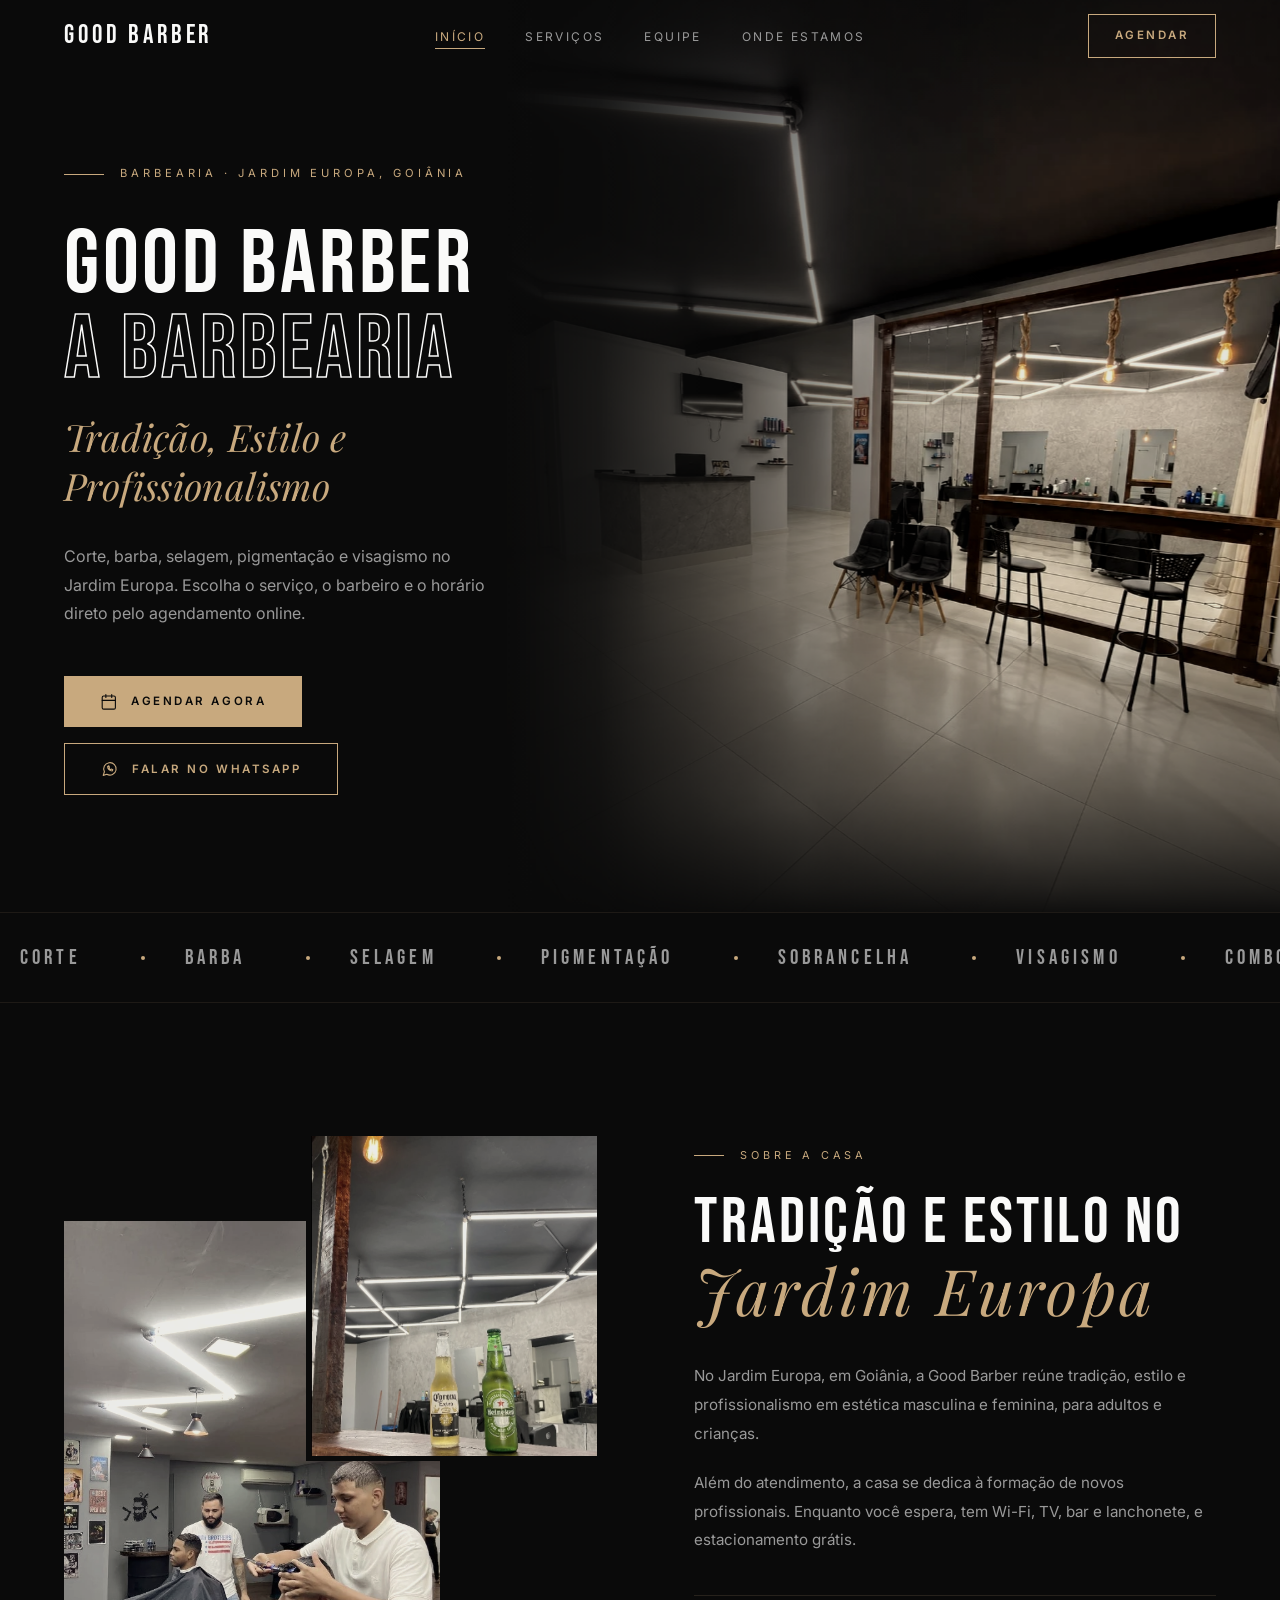
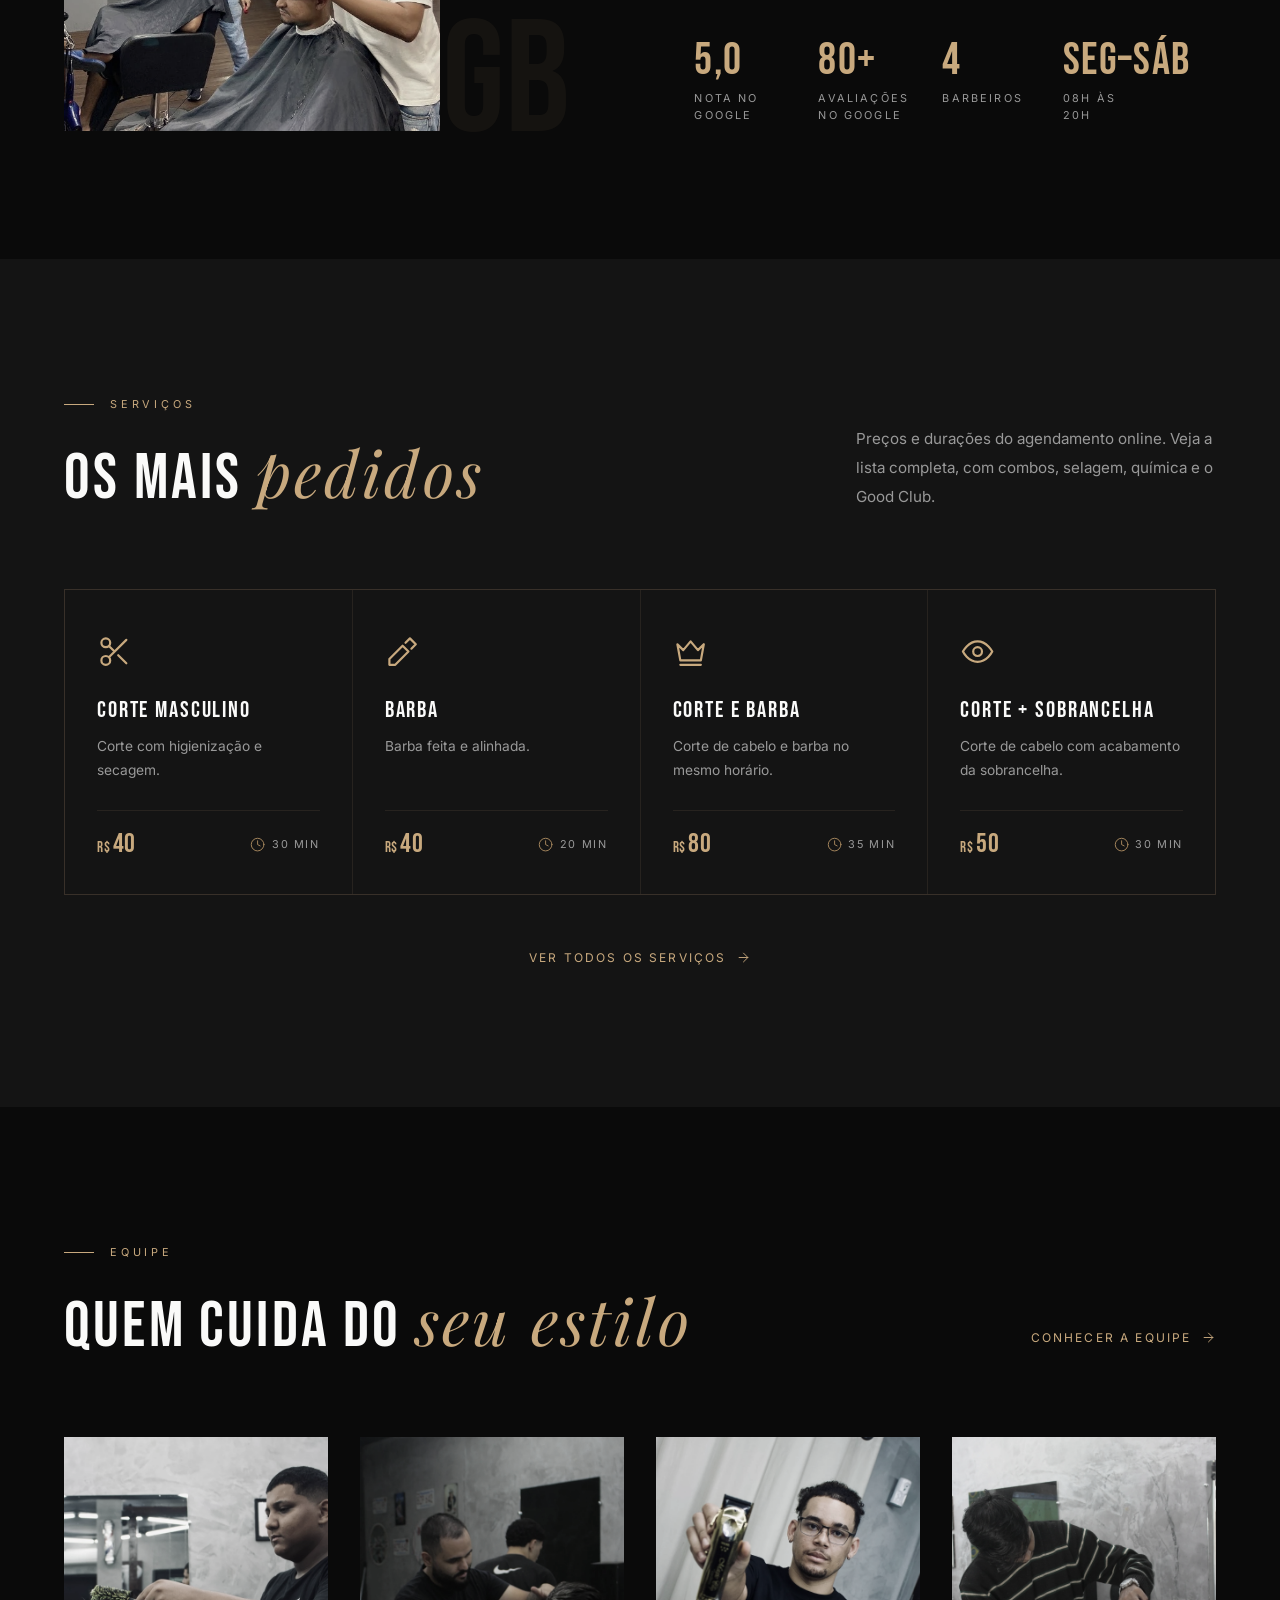
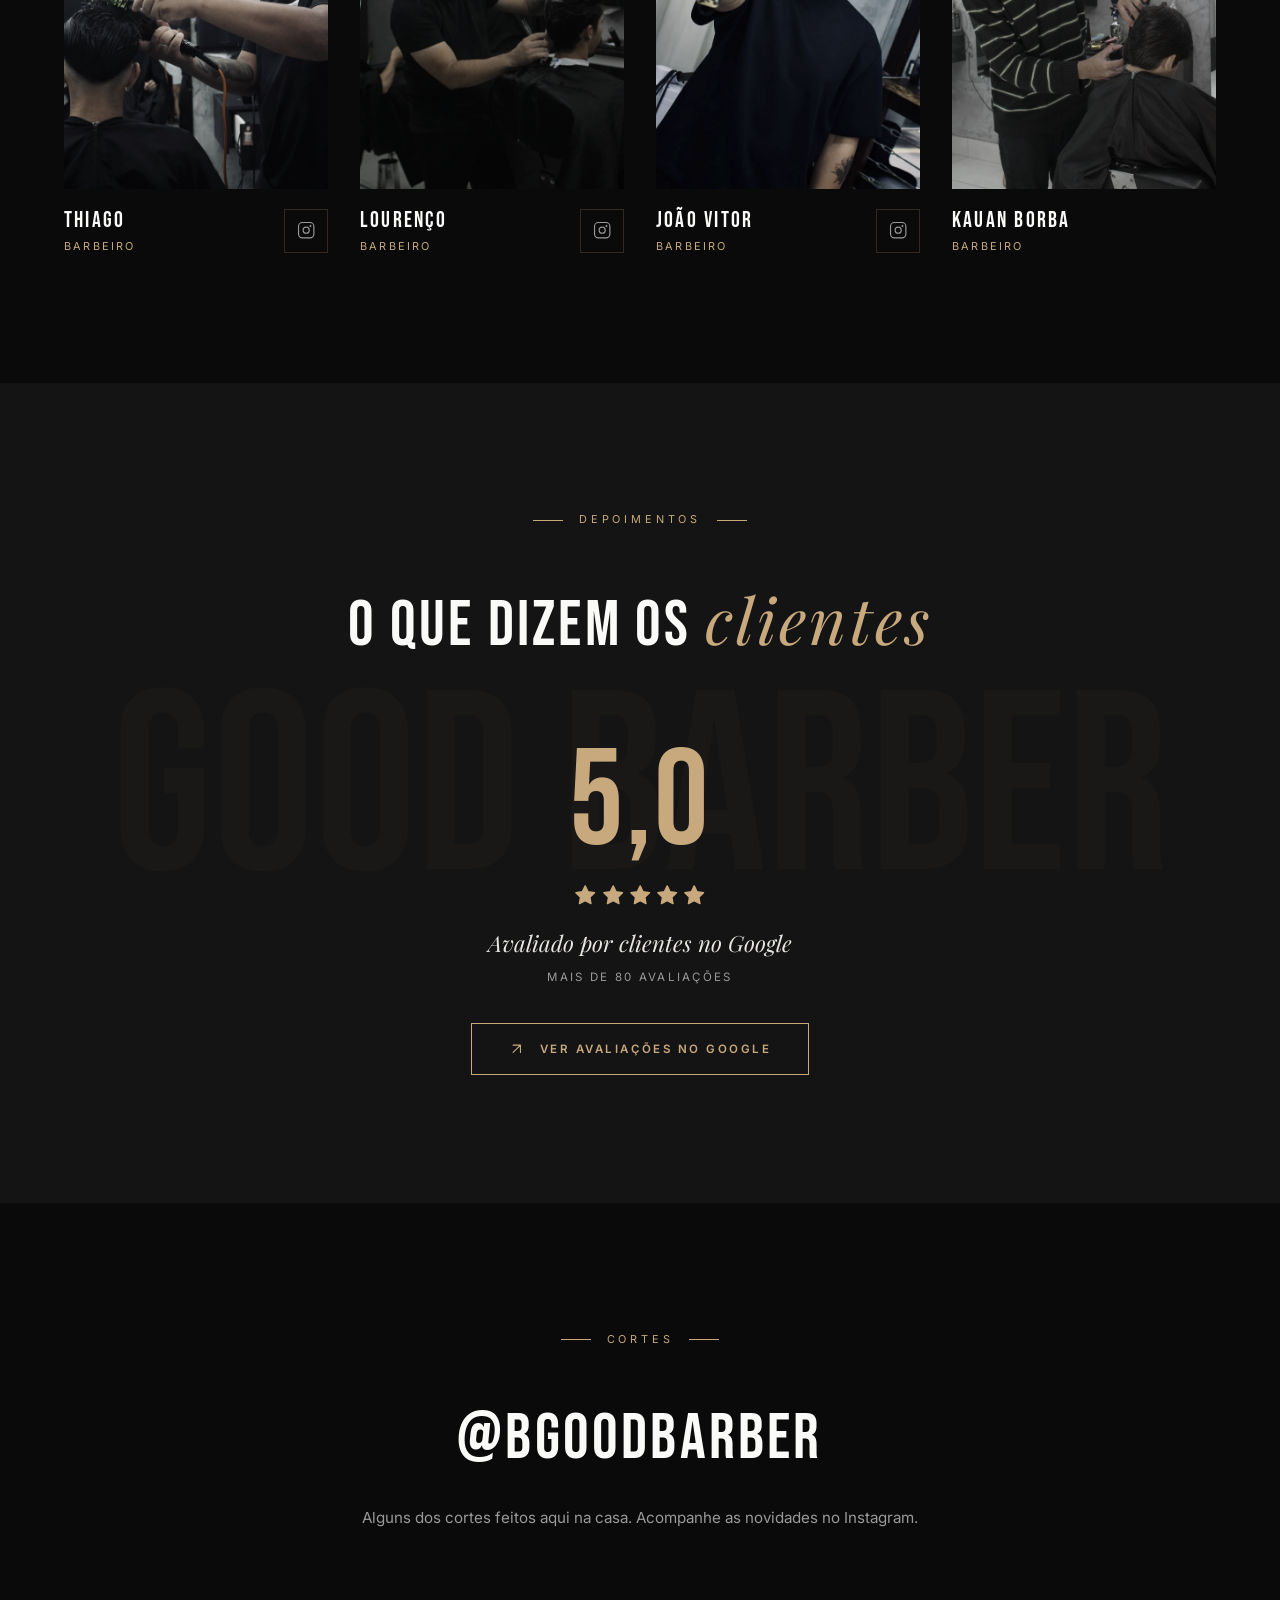
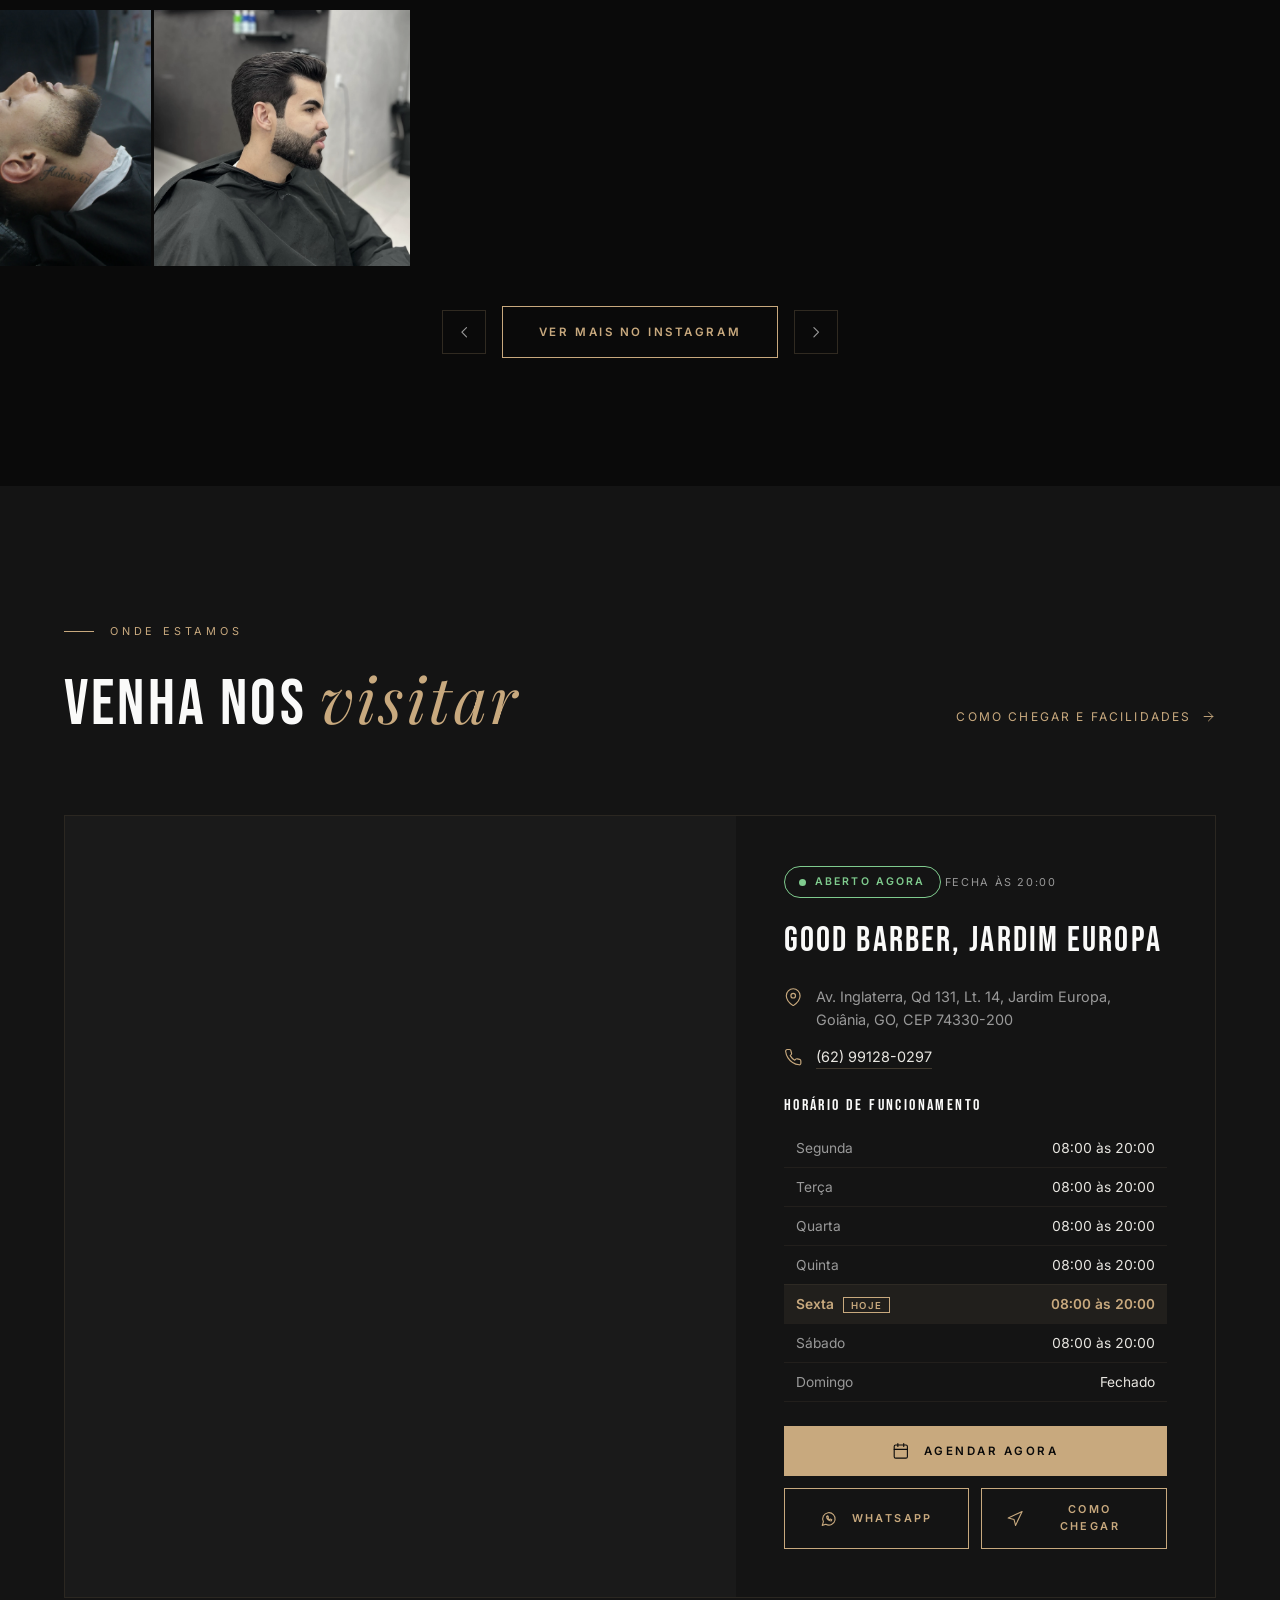
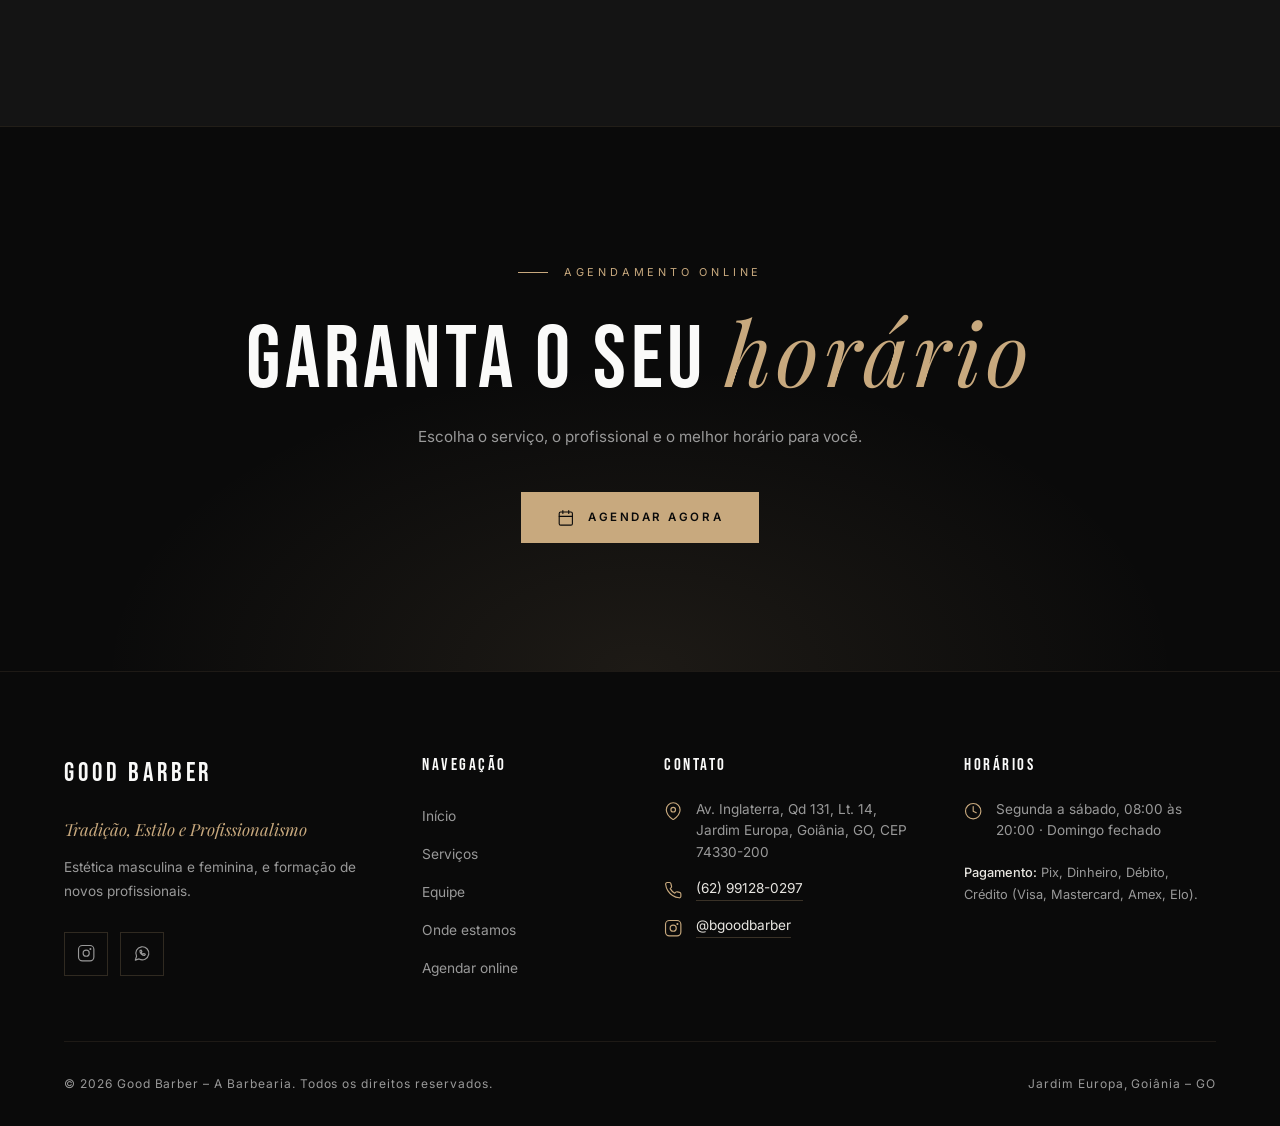
<file: index.html>
<!DOCTYPE html>
<html lang="pt-BR">
<head>
  <meta charset="UTF-8">
  <meta name="viewport" content="width=device-width, initial-scale=1">
  <title>Good Barber – A Barbearia | Barbearia no Jardim Europa, Goiânia</title>
  <meta name="description" content="Barbearia no Jardim Europa, em Goiânia. Corte, barba, selagem, pigmentação e visagismo. Agende online seu horário na Good Barber.">
  <meta name="theme-color" content="#0A0A0A">
  <link rel="canonical" href="https://miguelbarbosa0608-crypto.github.io/good-barber-site/">
  <meta property="og:type" content="website">
  <meta property="og:locale" content="pt_BR">
  <meta property="og:site_name" content="Good Barber – A Barbearia">
  <meta property="og:title" content="Good Barber – A Barbearia | Jardim Europa, Goiânia">
  <meta property="og:description" content="Barbearia no Jardim Europa, em Goiânia. Tradição, Estilo e Profissionalismo. Agende online.">
  <meta property="og:url" content="https://miguelbarbosa0608-crypto.github.io/good-barber-site/">
  <meta property="og:image" content="https://miguelbarbosa0608-crypto.github.io/good-barber-site/assets/img/hero.webp">
  <meta name="twitter:card" content="summary_large_image">
  <link rel="icon" href="assets/img/favicon.svg" type="image/svg+xml">
  <link rel="preconnect" href="https://fonts.googleapis.com">
  <link rel="preconnect" href="https://fonts.gstatic.com" crossorigin>
  <link rel="stylesheet" href="https://fonts.googleapis.com/css2?family=Bebas+Neue&family=Inter:wght@300;400;500;600&family=Playfair+Display:ital,wght@1,400;1,500&display=swap">
  <link rel="stylesheet" href="css/style.css">
  <script src="js/main.js" defer></script>
</head>
<body data-page="inicio">
  <div data-site-header></div>

  <main id="conteudo">
    <!-- ========== HERO ========== -->
    <section class="hero" aria-labelledby="hero-titulo">
      <div class="hero__content">
        <p class="hero__tag anim-up anim-d1">Barbearia · Jardim Europa, Goiânia</p>
        <h1 class="hero__title" id="hero-titulo">
          <span class="anim-up anim-d2">Good Barber</span>
          <span class="title-stroke anim-up anim-d3">A Barbearia</span>
          <span class="title-gold anim-up anim-d4">Tradição, Estilo e Profissionalismo</span>
        </h1>
        <p class="hero__desc anim-up anim-d4">Corte, barba, selagem, pigmentação e visagismo no Jardim Europa. Escolha o serviço, o barbeiro e o horário direto pelo agendamento online.</p>
        <div class="hero__actions anim-up anim-d5">
          <a class="btn btn--gold" data-link="agendamento">
            <svg class="icon" viewBox="0 0 24 24" fill="none" stroke="currentColor" stroke-width="1.5" stroke-linecap="round" stroke-linejoin="round" aria-hidden="true"><rect x="3" y="4" width="18" height="18" rx="2"/><path d="M16 2v4M8 2v4M3 10h18"/></svg>
            <span>Agendar agora</span>
          </a>
          <a class="btn btn--outline" data-link="whatsapp">
            <svg class="icon" viewBox="0 0 24 24" fill="none" stroke="currentColor" stroke-width="1.5" stroke-linecap="round" stroke-linejoin="round" aria-hidden="true"><path d="M3 21l1.65-4.95A8.5 8.5 0 1 1 7.95 19.47z"/><path d="M9 8.8c0 3.4 2.8 6.2 6.2 6.2l.9-1.6-2-1-1 .8a4 4 0 0 1-2.3-2.3l.8-1-1-2z"/></svg>
            <span>Falar no WhatsApp</span>
          </a>
        </div>
      </div>
      <div class="hero__media anim-img" data-hero-media></div>
    </section>

    <!-- ========== FAIXA ROLANTE ========== -->
    <div class="marquee" data-marquee="Corte|Barba|Selagem|Pigmentação|Sobrancelha|Visagismo|Combos|Good Club"></div>

    <!-- ========== SOBRE ========== -->
    <section class="section" id="sobre" aria-label="Sobre a Good Barber">
      <div class="container" data-about></div>
    </section>

    <!-- ========== SERVIÇOS EM DESTAQUE ========== -->
    <section class="section section--alt" id="servicos" aria-labelledby="servicos-titulo">
      <div class="container">
        <div class="section-header reveal">
          <div>
            <p class="section-tag">Serviços</p>
            <h2 class="section-title" id="servicos-titulo">Os mais <span class="italic">pedidos</span></h2>
          </div>
          <p class="lead section-header__aside">Preços e durações do agendamento online. Veja a lista completa, com combos, selagem, química e o Good Club.</p>
        </div>
        <div class="services-grid" data-featured-services></div>
        <div class="services-more reveal">
          <a class="text-link" href="servicos.html">Ver todos os serviços
            <svg class="icon" viewBox="0 0 24 24" fill="none" stroke="currentColor" stroke-width="1.5" stroke-linecap="round" stroke-linejoin="round" aria-hidden="true"><path d="M5 12h14M12 5l7 7-7 7"/></svg>
          </a>
        </div>
      </div>
    </section>

    <!-- ========== EQUIPE ========== -->
    <section class="section" id="equipe" aria-labelledby="equipe-titulo">
      <div class="container">
        <div class="section-header reveal">
          <div>
            <p class="section-tag">Equipe</p>
            <h2 class="section-title" id="equipe-titulo">Quem cuida do <span class="italic">seu estilo</span></h2>
          </div>
          <a class="text-link" href="equipe.html">Conhecer a equipe
            <svg class="icon" viewBox="0 0 24 24" fill="none" stroke="currentColor" stroke-width="1.5" stroke-linecap="round" stroke-linejoin="round" aria-hidden="true"><path d="M5 12h14M12 5l7 7-7 7"/></svg>
          </a>
        </div>
        <div class="team-grid" data-team></div>
      </div>
    </section>

    <!-- ========== DEPOIMENTOS ========== -->
    <section class="section section--alt testimonials" id="depoimentos" aria-labelledby="depoimentos-titulo">
      <span class="testimonials__bg" aria-hidden="true">Good Barber</span>
      <div class="container">
        <div class="section-header section-header--center reveal">
          <p class="section-tag">Depoimentos</p>
          <h2 class="section-title" id="depoimentos-titulo">O que dizem os <span class="italic">clientes</span></h2>
        </div>
        <div data-testimonials></div>
      </div>
    </section>

    <!-- ========== GALERIA ========== -->
    <section class="section" id="galeria" aria-labelledby="galeria-titulo">
      <div class="container">
        <div class="section-header section-header--center reveal">
          <p class="section-tag">Cortes</p>
          <h2 class="section-title" id="galeria-titulo"><a class="insta-handle" data-link="instagram" data-text="instagram.usuario" style="font:inherit;letter-spacing:inherit;color:inherit">Instagram</a></h2>
          <p class="lead">Alguns dos cortes feitos aqui na casa. Acompanhe as novidades no Instagram.</p>
        </div>
      </div>
      <div class="gallery-strip reveal" id="galeria-cortes" role="region" aria-label="Carrossel de cortes" data-gallery></div>
      <div class="gallery-actions">
        <button class="icon-btn" type="button" data-gallery-prev aria-label="Voltar fotos"><svg class="icon" viewBox="0 0 24 24" fill="none" stroke="currentColor" stroke-width="1.5" stroke-linecap="round" stroke-linejoin="round" aria-hidden="true"><path d="m15 18-6-6 6-6"/></svg></button>
        <a class="btn btn--outline" data-link="instagram"><span>Ver mais no Instagram</span></a>
        <button class="icon-btn" type="button" data-gallery-next aria-label="Avançar fotos"><svg class="icon" viewBox="0 0 24 24" fill="none" stroke="currentColor" stroke-width="1.5" stroke-linecap="round" stroke-linejoin="round" aria-hidden="true"><path d="m9 18 6-6-6-6"/></svg></button>
      </div>
    </section>

    <!-- ========== ONDE ESTAMOS ========== -->
    <section class="section section--alt" id="onde-estamos" aria-labelledby="local-titulo">
      <div class="container">
        <div class="section-header reveal">
          <div>
            <p class="section-tag">Onde estamos</p>
            <h2 class="section-title" id="local-titulo">Venha nos <span class="italic">visitar</span></h2>
          </div>
          <a class="text-link" href="localizacao.html">Como chegar e facilidades
            <svg class="icon" viewBox="0 0 24 24" fill="none" stroke="currentColor" stroke-width="1.5" stroke-linecap="round" stroke-linejoin="round" aria-hidden="true"><path d="M5 12h14M12 5l7 7-7 7"/></svg>
          </a>
        </div>
        <div data-location></div>
      </div>
    </section>

    <!-- ========== CHAMADA FINAL ========== -->
    <section class="section cta" aria-labelledby="cta-titulo">
      <div class="container reveal">
        <p class="section-tag">Agendamento online</p>
        <h2 class="section-title" id="cta-titulo">Garanta o seu <span class="italic">horário</span></h2>
        <p class="lead">Escolha o serviço, o profissional e o melhor horário para você.</p>
        <div class="cta__actions">
          <a class="btn btn--gold" data-link="agendamento">
            <svg class="icon" viewBox="0 0 24 24" fill="none" stroke="currentColor" stroke-width="1.5" stroke-linecap="round" stroke-linejoin="round" aria-hidden="true"><rect x="3" y="4" width="18" height="18" rx="2"/><path d="M16 2v4M8 2v4M3 10h18"/></svg>
            <span>Agendar agora</span>
          </a>
        </div>
      </div>
    </section>
  </main>

  <div data-site-footer></div>
</body>
</html>
</file>
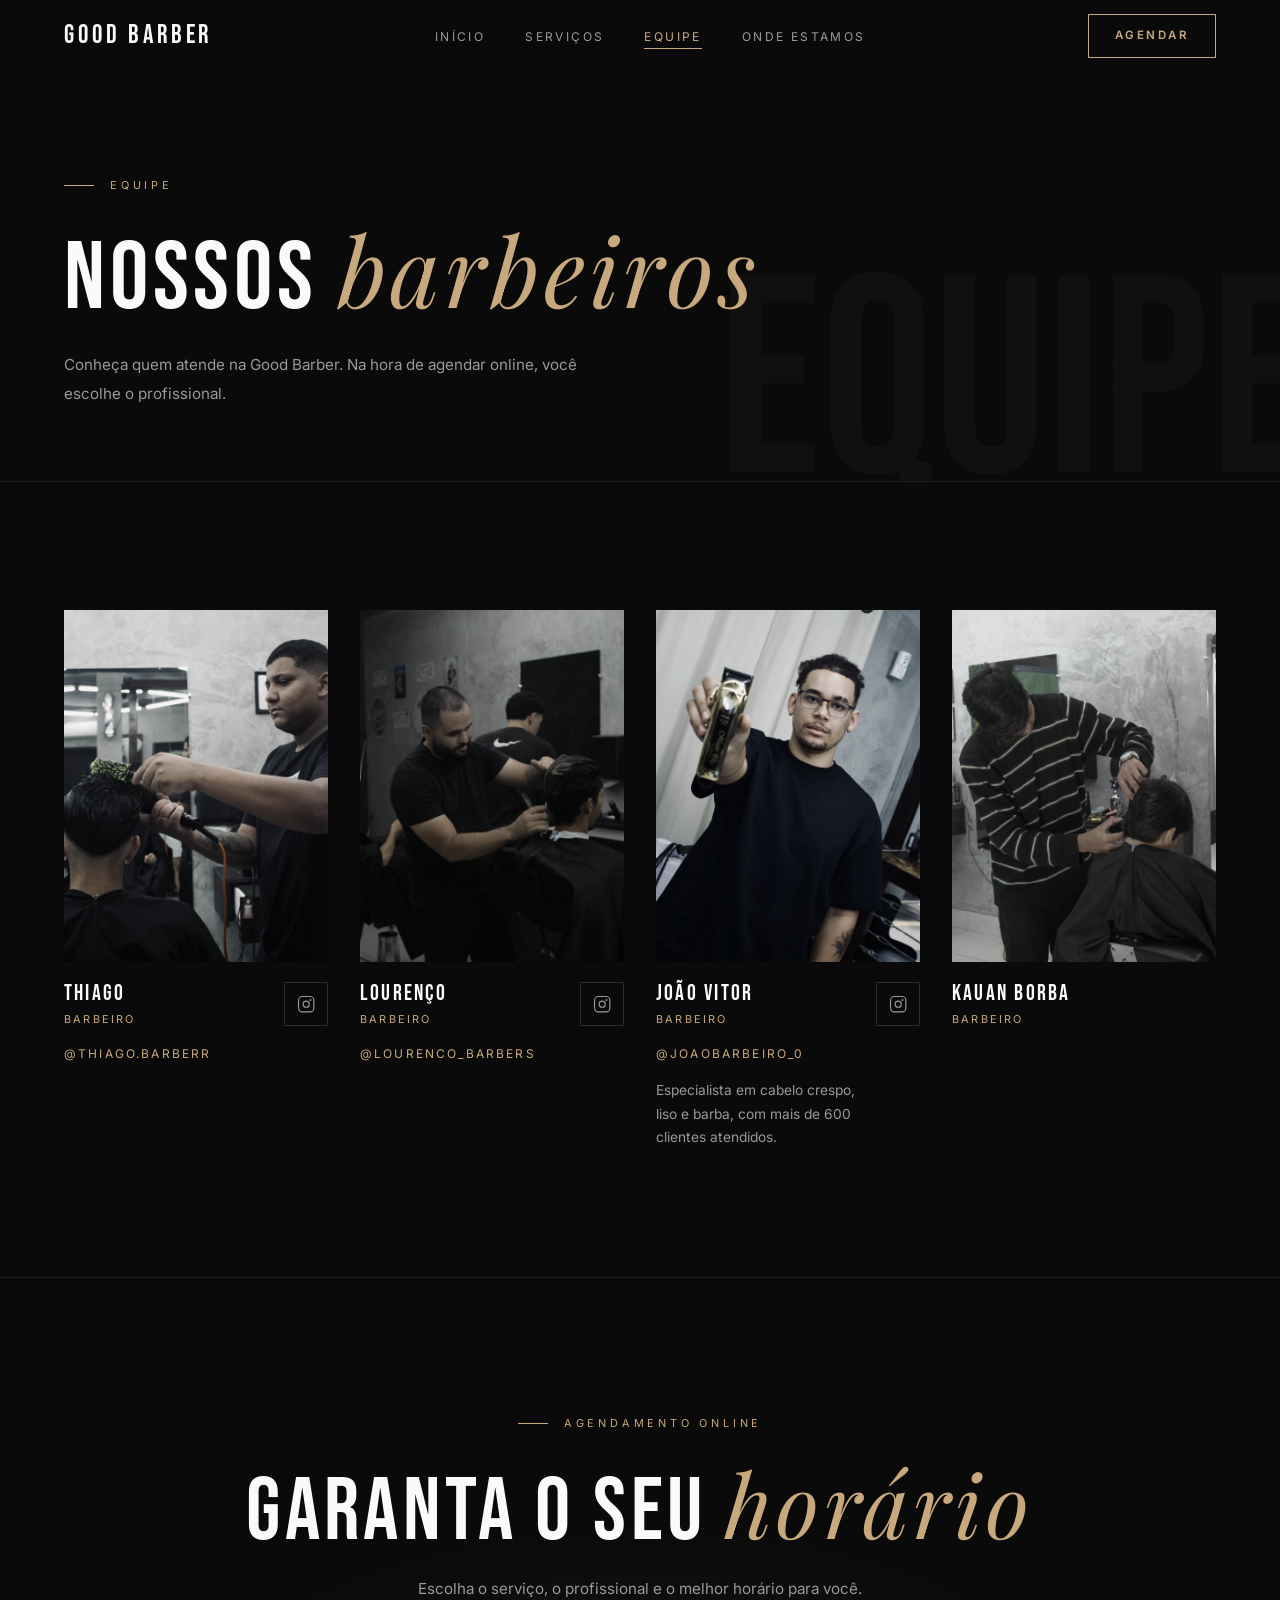
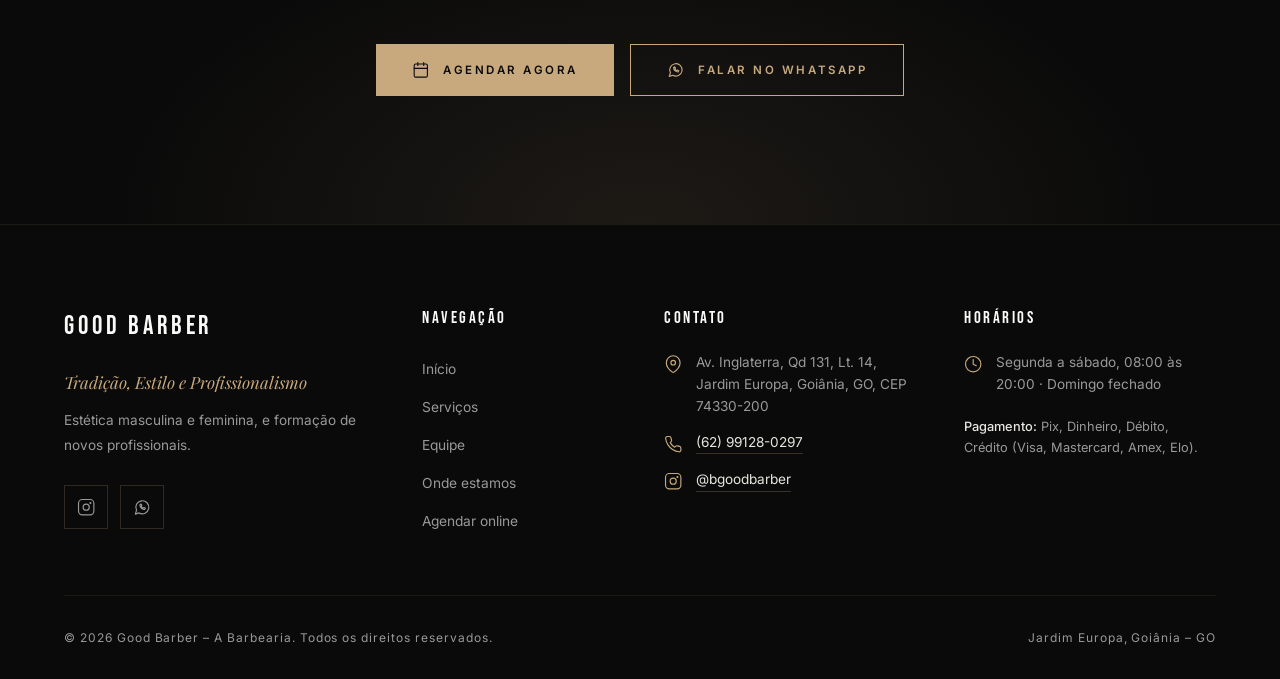
<file: equipe.html>
<!DOCTYPE html>
<html lang="pt-BR">
<head>
  <meta charset="UTF-8">
  <meta name="viewport" content="width=device-width, initial-scale=1">
  <title>Equipe | Good Barber – Barbearia no Jardim Europa, Goiânia</title>
  <meta name="description" content="Conheça os barbeiros da Good Barber, barbearia no Jardim Europa, em Goiânia. Veja o Instagram de cada profissional e agende online.">
  <meta name="theme-color" content="#0A0A0A">
  <link rel="canonical" href="https://miguelbarbosa0608-crypto.github.io/good-barber-site/equipe.html">
  <meta property="og:type" content="website">
  <meta property="og:locale" content="pt_BR">
  <meta property="og:site_name" content="Good Barber – A Barbearia">
  <meta property="og:title" content="Equipe | Good Barber, Jardim Europa, Goiânia">
  <meta property="og:description" content="Conheça os barbeiros da Good Barber e agende online.">
  <meta property="og:url" content="https://miguelbarbosa0608-crypto.github.io/good-barber-site/equipe.html">
  <meta property="og:image" content="https://miguelbarbosa0608-crypto.github.io/good-barber-site/assets/img/hero.webp">
  <meta name="twitter:card" content="summary_large_image">
  <link rel="icon" href="assets/img/favicon.svg" type="image/svg+xml">
  <link rel="preconnect" href="https://fonts.googleapis.com">
  <link rel="preconnect" href="https://fonts.gstatic.com" crossorigin>
  <link rel="stylesheet" href="https://fonts.googleapis.com/css2?family=Bebas+Neue&family=Inter:wght@300;400;500;600&family=Playfair+Display:ital,wght@1,400;1,500&display=swap">
  <link rel="stylesheet" href="css/style.css">
  <script src="js/main.js" defer></script>
</head>
<body data-page="equipe">
  <div data-site-header></div>

  <main id="conteudo">
    <section class="page-hero" aria-labelledby="pagina-titulo">
      <span class="page-hero__bg" aria-hidden="true">Equipe</span>
      <div class="container">
        <p class="section-tag anim-up anim-d1">Equipe</p>
        <h1 class="section-title anim-up anim-d2" id="pagina-titulo">Nossos <span class="italic">barbeiros</span></h1>
        <p class="lead anim-up anim-d3">Conheça quem atende na Good Barber. Na hora de agendar online, você escolhe o profissional.</p>
      </div>
    </section>

    <section class="section" aria-labelledby="barbeiros-titulo">
      <h2 class="visually-hidden" id="barbeiros-titulo">Barbeiros</h2>
      <div class="container">
        <div class="team-grid" data-team></div>
      </div>
    </section>

    <section class="section cta" aria-labelledby="cta-titulo">
      <div class="container reveal">
        <p class="section-tag">Agendamento online</p>
        <h2 class="section-title" id="cta-titulo">Garanta o seu <span class="italic">horário</span></h2>
        <p class="lead">Escolha o serviço, o profissional e o melhor horário para você.</p>
        <div class="cta__actions">
          <a class="btn btn--gold" data-link="agendamento">
            <svg class="icon" viewBox="0 0 24 24" fill="none" stroke="currentColor" stroke-width="1.5" stroke-linecap="round" stroke-linejoin="round" aria-hidden="true"><rect x="3" y="4" width="18" height="18" rx="2"/><path d="M16 2v4M8 2v4M3 10h18"/></svg>
            <span>Agendar agora</span>
          </a>
          <a class="btn btn--outline" data-link="whatsapp">
            <svg class="icon" viewBox="0 0 24 24" fill="none" stroke="currentColor" stroke-width="1.5" stroke-linecap="round" stroke-linejoin="round" aria-hidden="true"><path d="M3 21l1.65-4.95A8.5 8.5 0 1 1 7.95 19.47z"/><path d="M9 8.8c0 3.4 2.8 6.2 6.2 6.2l.9-1.6-2-1-1 .8a4 4 0 0 1-2.3-2.3l.8-1-1-2z"/></svg>
            <span>Falar no WhatsApp</span>
          </a>
        </div>
      </div>
    </section>
  </main>

  <div data-site-footer></div>
</body>
</html>
</file>
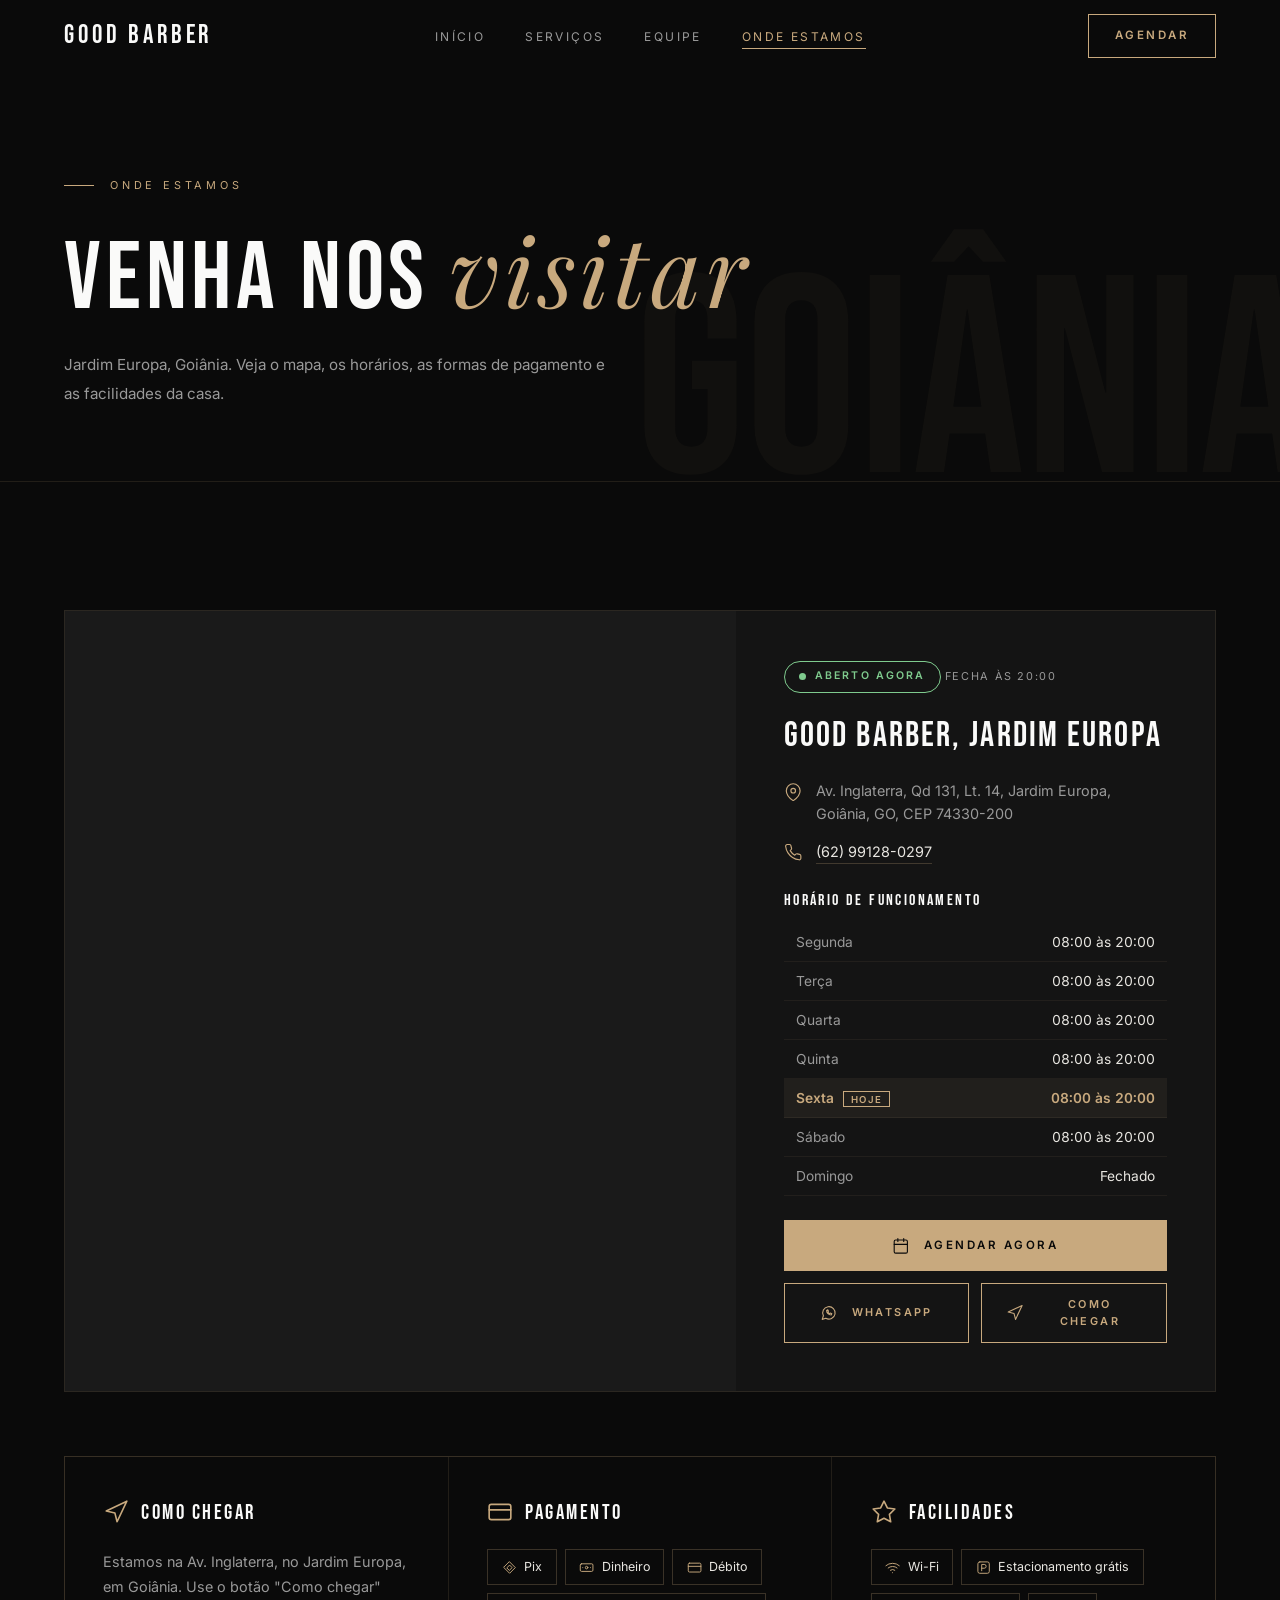
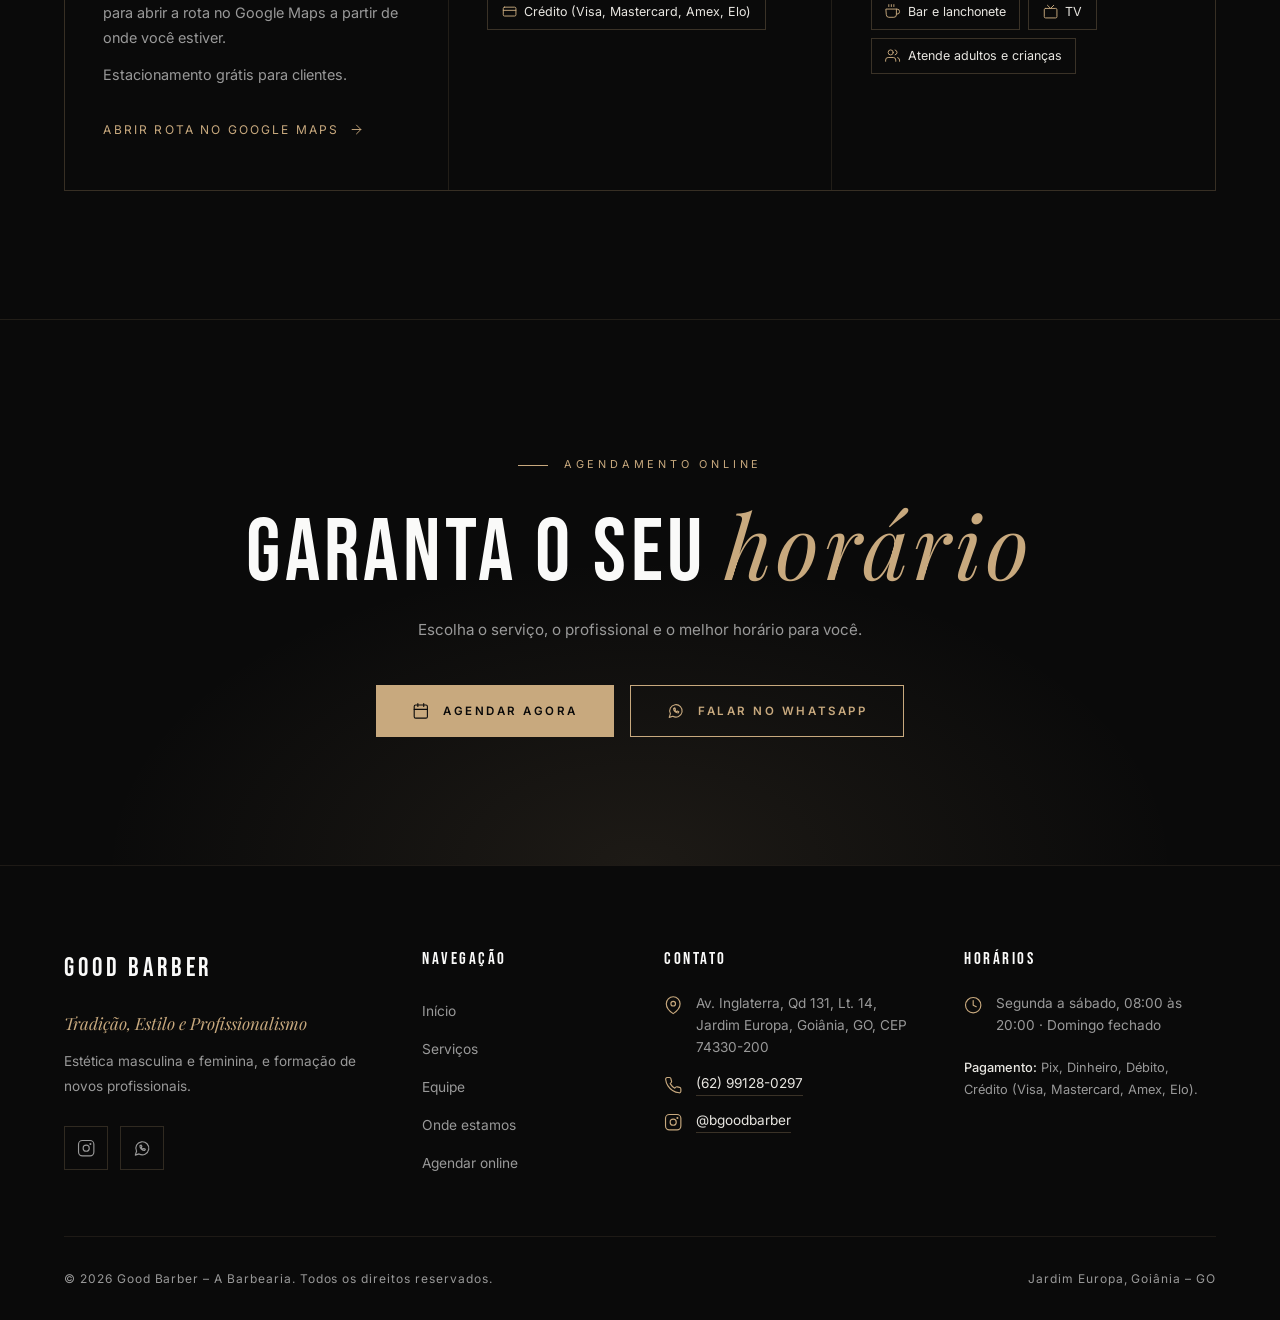
<file: localizacao.html>
<!DOCTYPE html>
<html lang="pt-BR">
<head>
  <meta charset="UTF-8">
  <meta name="viewport" content="width=device-width, initial-scale=1">
  <title>Onde estamos | Good Barber – Barbearia no Jardim Europa, Goiânia</title>
  <meta name="description" content="Endereço, mapa, horários e formas de pagamento da Good Barber, barbearia no Jardim Europa, em Goiânia. Estacionamento grátis.">
  <meta name="theme-color" content="#0A0A0A">
  <link rel="canonical" href="https://miguelbarbosa0608-crypto.github.io/good-barber-site/localizacao.html">
  <meta property="og:type" content="website">
  <meta property="og:locale" content="pt_BR">
  <meta property="og:site_name" content="Good Barber – A Barbearia">
  <meta property="og:title" content="Onde estamos | Good Barber, Jardim Europa, Goiânia">
  <meta property="og:description" content="Endereço, mapa, horários e facilidades da Good Barber.">
  <meta property="og:url" content="https://miguelbarbosa0608-crypto.github.io/good-barber-site/localizacao.html">
  <meta property="og:image" content="https://miguelbarbosa0608-crypto.github.io/good-barber-site/assets/img/hero.webp">
  <meta name="twitter:card" content="summary_large_image">
  <link rel="icon" href="assets/img/favicon.svg" type="image/svg+xml">
  <link rel="preconnect" href="https://fonts.googleapis.com">
  <link rel="preconnect" href="https://fonts.gstatic.com" crossorigin>
  <link rel="stylesheet" href="https://fonts.googleapis.com/css2?family=Bebas+Neue&family=Inter:wght@300;400;500;600&family=Playfair+Display:ital,wght@1,400;1,500&display=swap">
  <link rel="stylesheet" href="css/style.css">
  <script src="js/main.js" defer></script>
</head>
<body data-page="localizacao">
  <div data-site-header></div>

  <main id="conteudo">
    <section class="page-hero" aria-labelledby="pagina-titulo">
      <span class="page-hero__bg" aria-hidden="true">Goiânia</span>
      <div class="container">
        <p class="section-tag anim-up anim-d1">Onde estamos</p>
        <h1 class="section-title anim-up anim-d2" id="pagina-titulo">Venha nos <span class="italic">visitar</span></h1>
        <p class="lead anim-up anim-d3">Jardim Europa, Goiânia. Veja o mapa, os horários, as formas de pagamento e as facilidades da casa.</p>
      </div>
    </section>

    <section class="section" aria-labelledby="local-titulo">
      <h2 class="visually-hidden" id="local-titulo">Mapa, endereço e horários</h2>
      <div class="container">
        <div data-location></div>
        <div class="info-grid" data-info></div>
      </div>
    </section>

    <section class="section cta" aria-labelledby="cta-titulo">
      <div class="container reveal">
        <p class="section-tag">Agendamento online</p>
        <h2 class="section-title" id="cta-titulo">Garanta o seu <span class="italic">horário</span></h2>
        <p class="lead">Escolha o serviço, o profissional e o melhor horário para você.</p>
        <div class="cta__actions">
          <a class="btn btn--gold" data-link="agendamento">
            <svg class="icon" viewBox="0 0 24 24" fill="none" stroke="currentColor" stroke-width="1.5" stroke-linecap="round" stroke-linejoin="round" aria-hidden="true"><rect x="3" y="4" width="18" height="18" rx="2"/><path d="M16 2v4M8 2v4M3 10h18"/></svg>
            <span>Agendar agora</span>
          </a>
          <a class="btn btn--outline" data-link="whatsapp">
            <svg class="icon" viewBox="0 0 24 24" fill="none" stroke="currentColor" stroke-width="1.5" stroke-linecap="round" stroke-linejoin="round" aria-hidden="true"><path d="M3 21l1.65-4.95A8.5 8.5 0 1 1 7.95 19.47z"/><path d="M9 8.8c0 3.4 2.8 6.2 6.2 6.2l.9-1.6-2-1-1 .8a4 4 0 0 1-2.3-2.3l.8-1-1-2z"/></svg>
            <span>Falar no WhatsApp</span>
          </a>
        </div>
      </div>
    </section>
  </main>

  <div data-site-footer></div>
</body>
</html>
</file>
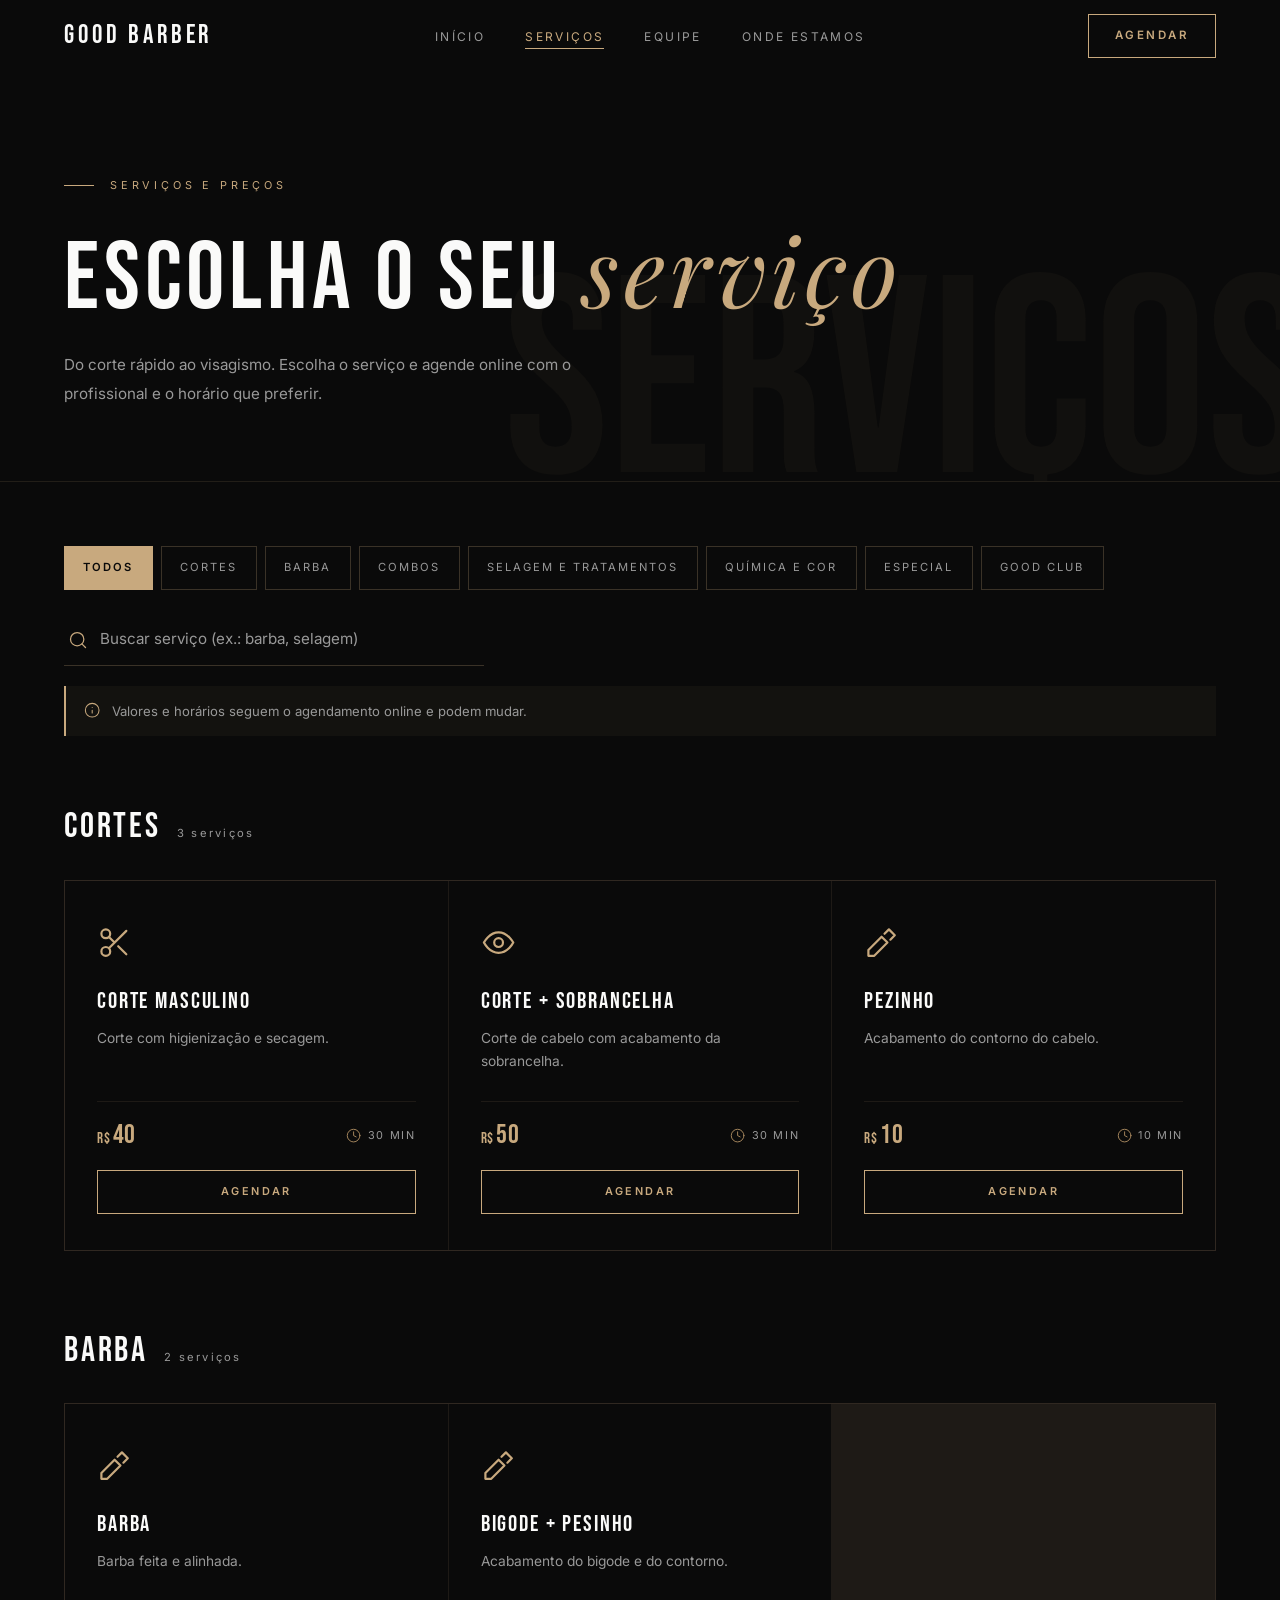
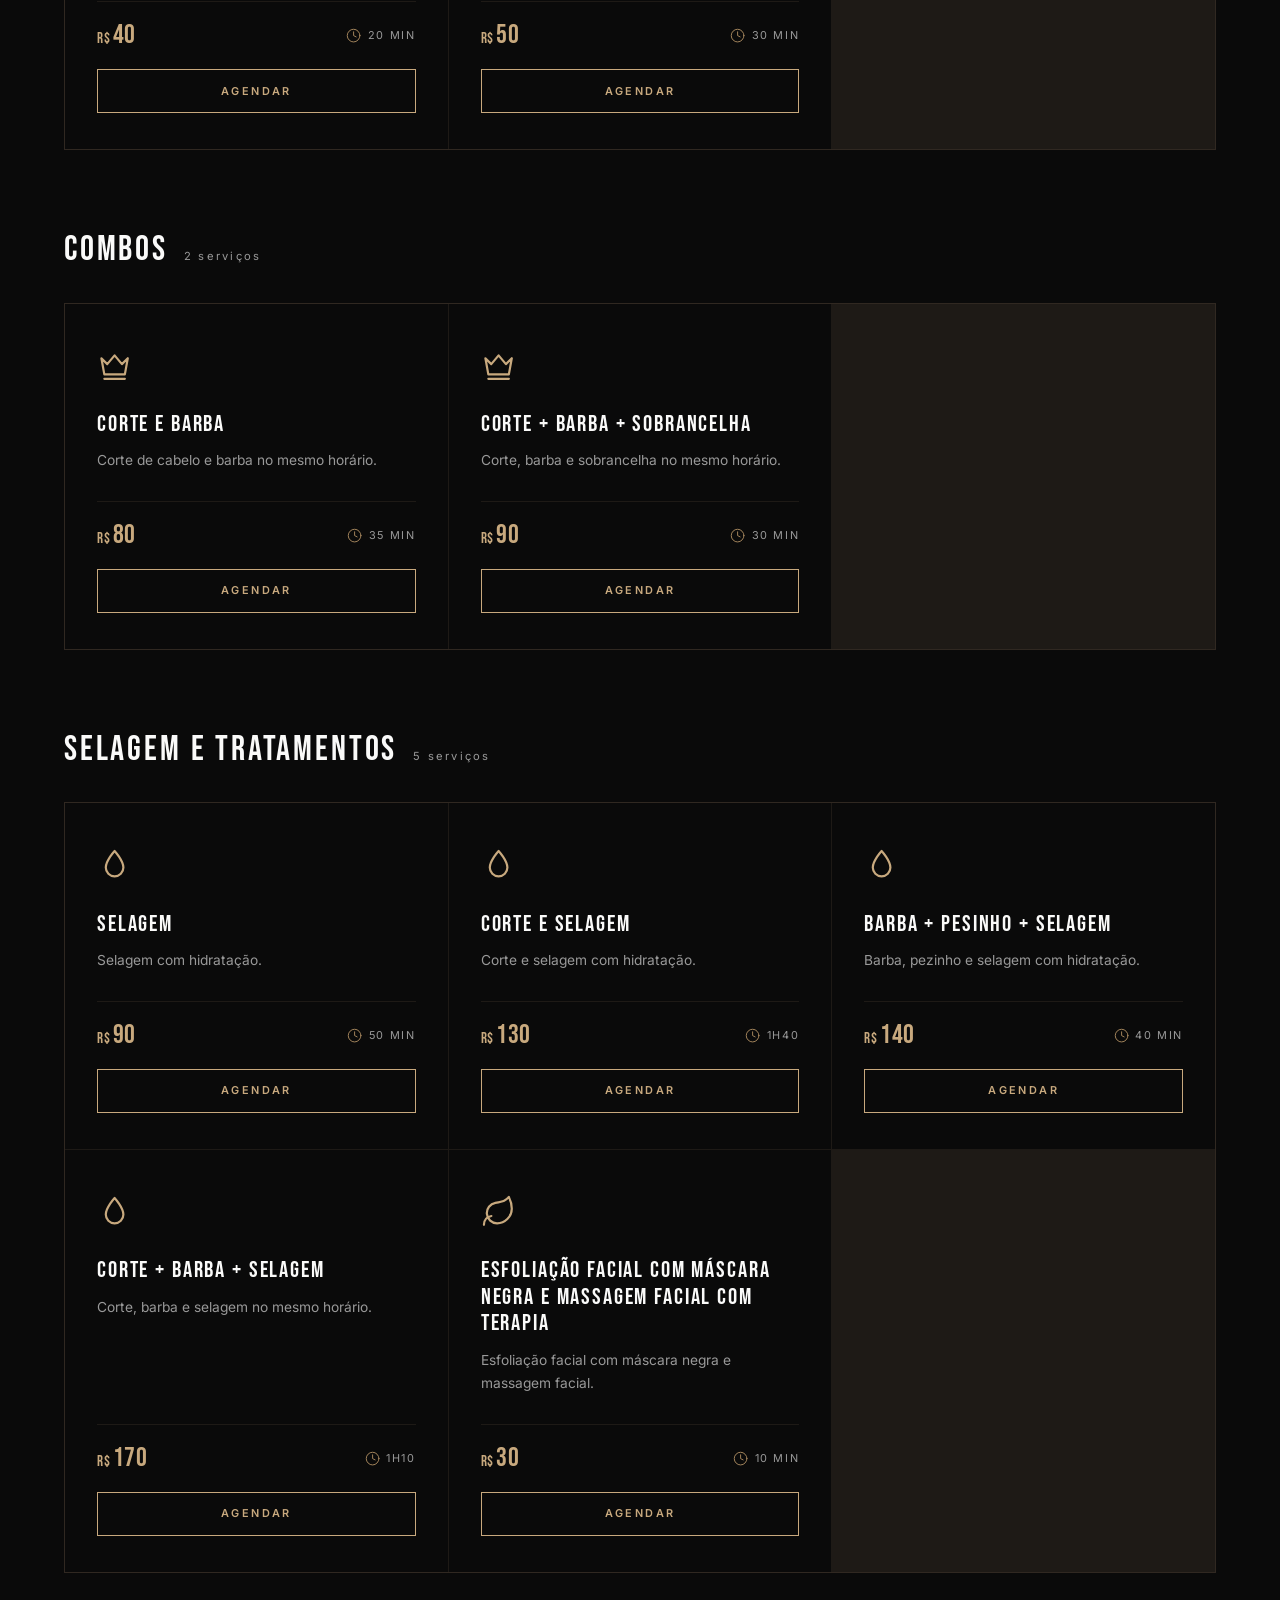
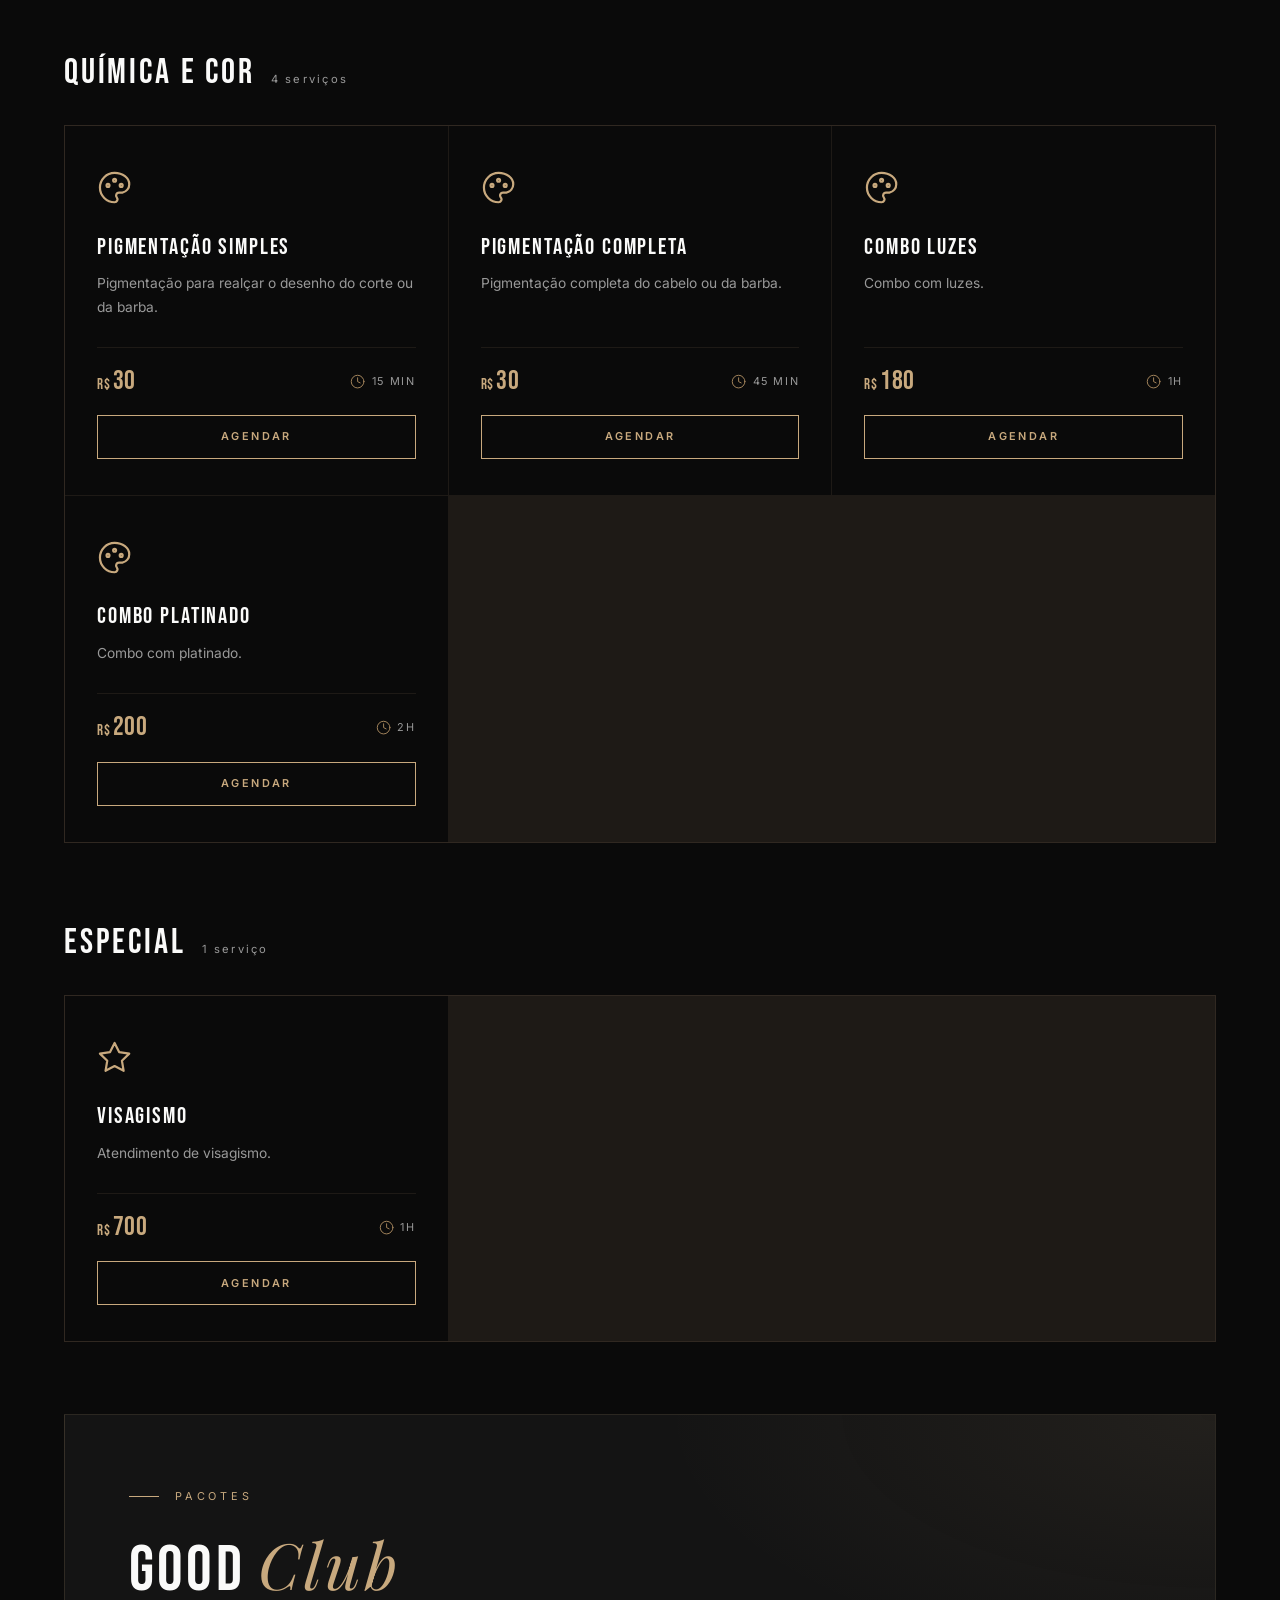
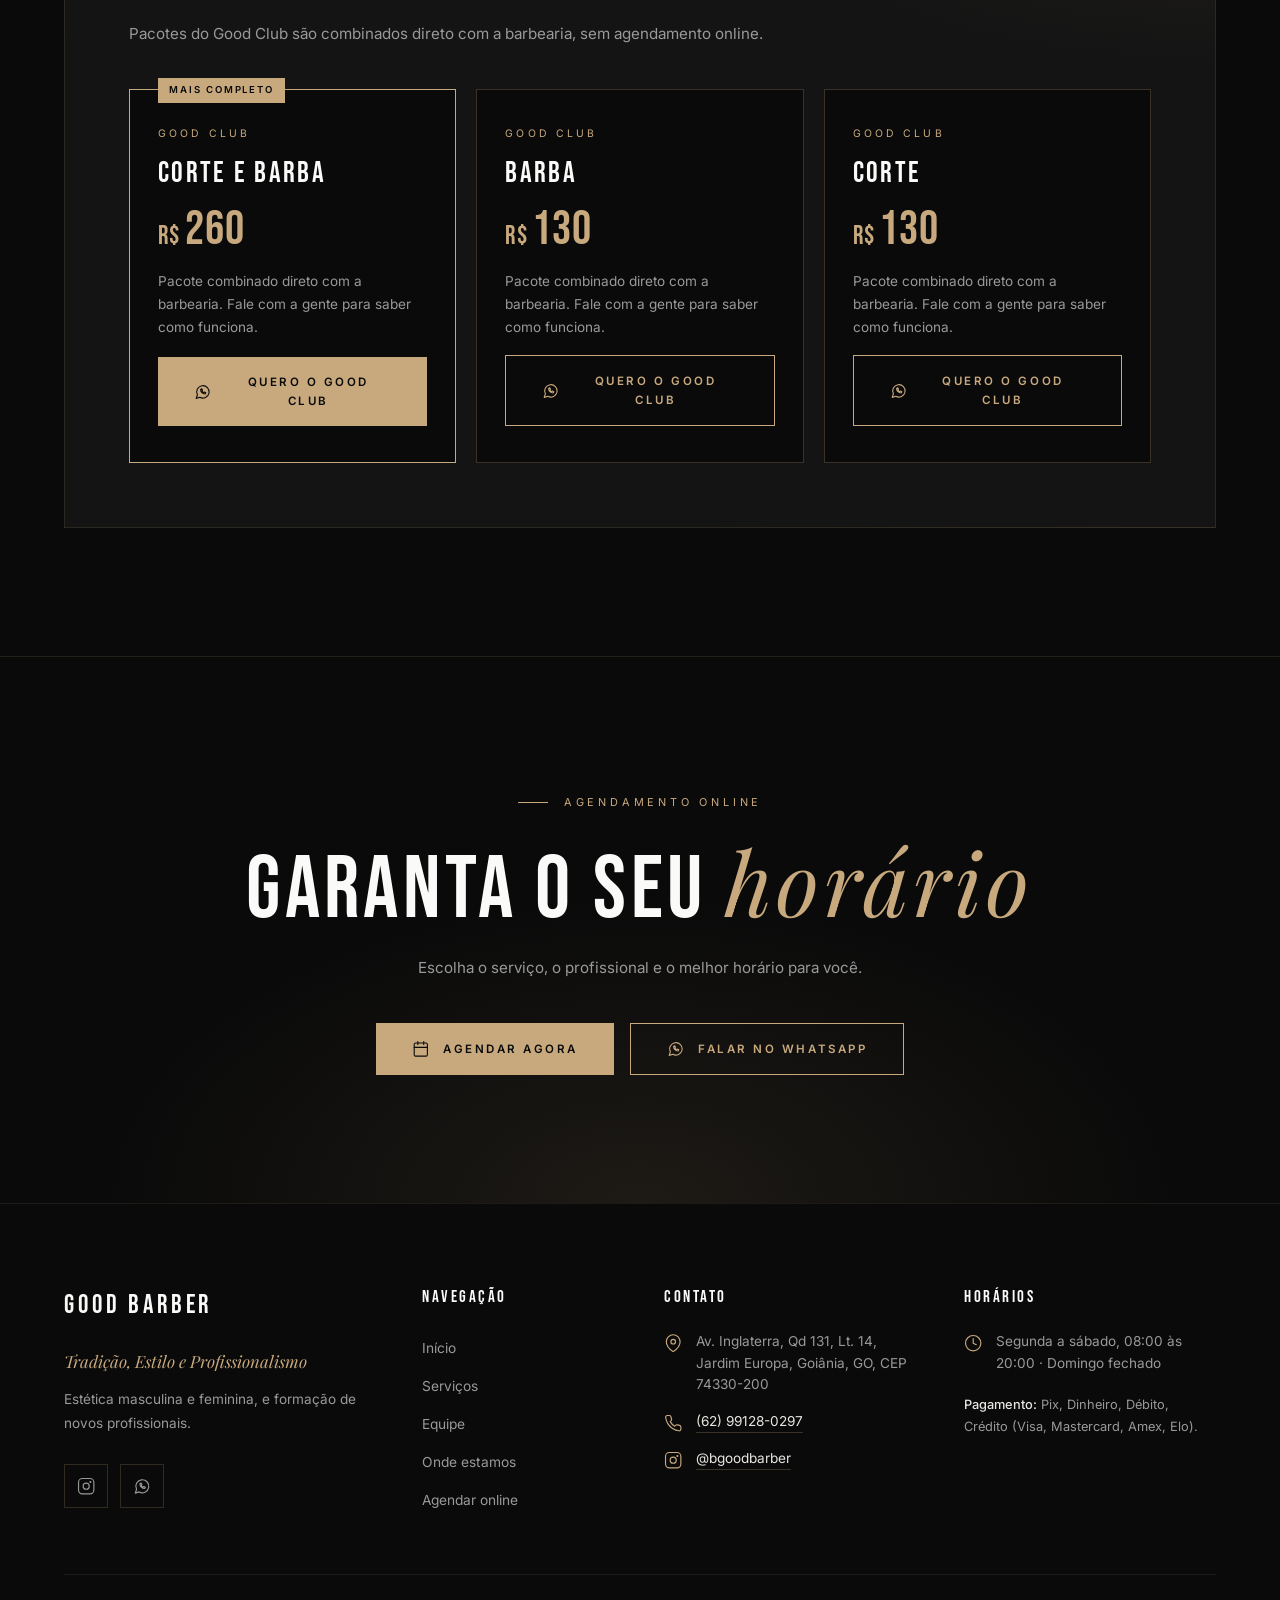
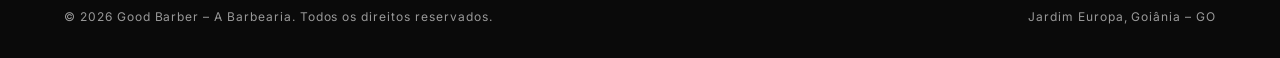
<file: servicos.html>
<!DOCTYPE html>
<html lang="pt-BR">
<head>
  <meta charset="UTF-8">
  <meta name="viewport" content="width=device-width, initial-scale=1">
  <title>Serviços e preços | Good Barber – Barbearia no Jardim Europa, Goiânia</title>
  <meta name="description" content="Serviços e preços da Good Barber, barbearia no Jardim Europa, em Goiânia: corte, barba, combos, selagem, pigmentação, visagismo e pacotes Good Club.">
  <meta name="theme-color" content="#0A0A0A">
  <link rel="canonical" href="https://miguelbarbosa0608-crypto.github.io/good-barber-site/servicos.html">
  <meta property="og:type" content="website">
  <meta property="og:locale" content="pt_BR">
  <meta property="og:site_name" content="Good Barber – A Barbearia">
  <meta property="og:title" content="Serviços e preços | Good Barber, Jardim Europa, Goiânia">
  <meta property="og:description" content="Corte, barba, combos, selagem, pigmentação, visagismo e Good Club. Agende online.">
  <meta property="og:url" content="https://miguelbarbosa0608-crypto.github.io/good-barber-site/servicos.html">
  <meta property="og:image" content="https://miguelbarbosa0608-crypto.github.io/good-barber-site/assets/img/hero.webp">
  <meta name="twitter:card" content="summary_large_image">
  <link rel="icon" href="assets/img/favicon.svg" type="image/svg+xml">
  <link rel="preconnect" href="https://fonts.googleapis.com">
  <link rel="preconnect" href="https://fonts.gstatic.com" crossorigin>
  <link rel="stylesheet" href="https://fonts.googleapis.com/css2?family=Bebas+Neue&family=Inter:wght@300;400;500;600&family=Playfair+Display:ital,wght@1,400;1,500&display=swap">
  <link rel="stylesheet" href="css/style.css">
  <script src="js/main.js" defer></script>
</head>
<body data-page="servicos">
  <div data-site-header></div>

  <main id="conteudo">
    <section class="page-hero" aria-labelledby="pagina-titulo">
      <span class="page-hero__bg" aria-hidden="true">Serviços</span>
      <div class="container">
        <p class="section-tag anim-up anim-d1">Serviços e preços</p>
        <h1 class="section-title anim-up anim-d2" id="pagina-titulo">Escolha o seu <span class="italic">serviço</span></h1>
        <p class="lead anim-up anim-d3">Do corte rápido ao visagismo. Escolha o serviço e agende online com o profissional e o horário que preferir.</p>
      </div>
    </section>

    <section class="section" aria-label="Lista de serviços" style="padding-top:clamp(2.5rem,5vw,4rem)">
      <div class="container">
        <div class="toolbar">
          <div class="tabs" role="tablist" aria-label="Categorias de serviço" data-tabs></div>
          <div class="search">
            <label class="visually-hidden" for="busca">Buscar serviço</label>
            <svg class="icon" viewBox="0 0 24 24" fill="none" stroke="currentColor" stroke-width="1.5" stroke-linecap="round" stroke-linejoin="round" aria-hidden="true"><circle cx="11" cy="11" r="8"/><path d="m21 21-4.35-4.35"/></svg>
            <input type="search" id="busca" placeholder="Buscar serviço (ex.: barba, selagem)" autocomplete="off">
          </div>
          <p class="notice">
            <svg class="icon" viewBox="0 0 24 24" fill="none" stroke="currentColor" stroke-width="1.5" stroke-linecap="round" stroke-linejoin="round" aria-hidden="true"><circle cx="12" cy="12" r="10"/><path d="M12 16v-4M12 8h.01"/></svg>
            <span>Valores e horários seguem o agendamento online e podem mudar.</span>
          </p>
        </div>
        <p class="results-info" role="status" aria-live="polite" data-results-info></p>
        <div id="lista-servicos" role="tabpanel" data-services-list></div>
      </div>
    </section>

    <section class="section cta" aria-labelledby="cta-titulo">
      <div class="container reveal">
        <p class="section-tag">Agendamento online</p>
        <h2 class="section-title" id="cta-titulo">Garanta o seu <span class="italic">horário</span></h2>
        <p class="lead">Escolha o serviço, o profissional e o melhor horário para você.</p>
        <div class="cta__actions">
          <a class="btn btn--gold" data-link="agendamento">
            <svg class="icon" viewBox="0 0 24 24" fill="none" stroke="currentColor" stroke-width="1.5" stroke-linecap="round" stroke-linejoin="round" aria-hidden="true"><rect x="3" y="4" width="18" height="18" rx="2"/><path d="M16 2v4M8 2v4M3 10h18"/></svg>
            <span>Agendar agora</span>
          </a>
          <a class="btn btn--outline" data-link="whatsapp">
            <svg class="icon" viewBox="0 0 24 24" fill="none" stroke="currentColor" stroke-width="1.5" stroke-linecap="round" stroke-linejoin="round" aria-hidden="true"><path d="M3 21l1.65-4.95A8.5 8.5 0 1 1 7.95 19.47z"/><path d="M9 8.8c0 3.4 2.8 6.2 6.2 6.2l.9-1.6-2-1-1 .8a4 4 0 0 1-2.3-2.3l.8-1-1-2z"/></svg>
            <span>Falar no WhatsApp</span>
          </a>
        </div>
      </div>
    </section>
  </main>

  <div data-site-footer></div>
</body>
</html>
</file>
<file: css/style.css>
/* ==========================================================================
   Good Barber – A Barbearia
   Estilos do site. Base visual: design system "barbershop landing 51"
   (paleta preto e ouro, Bebas Neue, Playfair Display, Inter).
   ========================================================================== */

/* ========== TOKENS ========== */
:root {
  --gold: #C8A97E;
  --gold-light: #D4BC96;
  --gold-dark: #A8885E;
  --black: #0A0A0A;
  --black-light: #141414;
  --black-medium: #1A1A1A;
  --white: #FAFAF9;
  --white-dim: #E8E6E1;
  --gray: #6B6B6B;         /* só para elementos decorativos: contraste baixo para texto */
  --gray-light: #999999;   /* texto secundário */
  --line: rgba(200, 169, 126, 0.12);
  --line-strong: rgba(200, 169, 126, 0.25);

  --serif: 'Playfair Display', Georgia, 'Times New Roman', serif;
  --sans: 'Inter', -apple-system, BlinkMacSystemFont, 'Segoe UI', Roboto, sans-serif;
  --display: 'Bebas Neue', Impact, 'Arial Narrow', sans-serif;

  --ease-out-expo: cubic-bezier(0.16, 1, 0.3, 1);
  --ease-out-quart: cubic-bezier(0.25, 1, 0.5, 1);

  --gutter: clamp(1rem, 5vw, 5rem);
  --section-y: clamp(4rem, 10vw, 9rem);
  --nav-h: 4.5rem;
}

/* ========== RESET & BASE ========== */
*, *::before, *::after { margin: 0; padding: 0; box-sizing: border-box; }
html {
  scroll-behavior: smooth;
  scroll-padding-top: var(--nav-h);
  scrollbar-width: thin;
  scrollbar-color: var(--gold) var(--black);
}
body {
  font-family: var(--sans);
  background: var(--black);
  color: var(--white);
  line-height: 1.6;
  overflow-x: hidden;
  -webkit-font-smoothing: antialiased;
  -moz-osx-font-smoothing: grayscale;
}
body.menu-open { overflow: hidden; }
img, svg, iframe { display: block; max-width: 100%; }
img { height: auto; }
a { text-decoration: none; color: inherit; }
button, input { font: inherit; color: inherit; }
button { border: none; background: none; cursor: pointer; }
ul { list-style: none; }

:focus-visible {
  outline: 2px solid var(--gold);
  outline-offset: 3px;
}

.icon { width: 1.25em; height: 1.25em; flex-shrink: 0; }

.visually-hidden {
  position: absolute !important;
  width: 1px; height: 1px;
  padding: 0; margin: -1px;
  overflow: hidden; clip: rect(0 0 0 0);
  white-space: nowrap; border: 0;
}
.skip-link {
  position: absolute;
  left: 1rem; top: -4rem;
  z-index: 2000;
  background: var(--gold);
  color: var(--black);
  padding: 0.75rem 1.25rem;
  font-size: 0.8rem;
  font-weight: 600;
  transition: top 0.2s ease;
}
.skip-link:focus { top: 1rem; }

.container {
  width: 100%;
  max-width: 1440px;
  margin-inline: auto;
  padding-inline: var(--gutter);
}
.section { padding-block: var(--section-y); position: relative; }
.section--alt { background: var(--black-light); }
.section--tight-top { padding-top: 0; }

/* ========== TIPOGRAFIA ========== */
.section-tag {
  display: inline-flex;
  align-items: center;
  gap: 1rem;
  margin-bottom: 1.5rem;
}
.section-tag::before {
  content: '';
  width: 30px;
  height: 1px;
  background: var(--gold);
}
.section-tag span,
.section-tag {
  font-size: 0.68rem;
  letter-spacing: 0.35em;
  text-transform: uppercase;
  color: var(--gold);
}
.section-title {
  font-family: var(--display);
  font-weight: 400;
  font-size: clamp(2.2rem, 5vw, 4rem);
  letter-spacing: 0.05em;
  line-height: 1.05;
  margin-bottom: 2rem;
  text-transform: uppercase;
}
.italic {
  font-family: var(--serif);
  font-style: italic;
  font-weight: 400;
  color: var(--gold);
  text-transform: none;
}
.lead {
  font-size: 0.95rem;
  line-height: 1.9;
  color: var(--gray-light);
}
.section-header {
  display: flex;
  justify-content: space-between;
  align-items: flex-end;
  gap: 2rem;
  margin-bottom: clamp(2.5rem, 6vw, 5rem);
  flex-wrap: wrap;
}
.section-header .section-title { margin-bottom: 0; }
.section-header__aside { max-width: 360px; }
.section-header--center {
  flex-direction: column;
  align-items: center;
  text-align: center;
}
.section-header--center .section-tag::after {
  content: '';
  width: 30px;
  height: 1px;
  background: var(--gold);
}

/* ========== BOTÕES ========== */
.btn {
  display: inline-flex;
  align-items: center;
  justify-content: center;
  gap: 0.85rem;
  min-height: 48px;
  padding: 1rem 2.25rem;
  font-size: 0.72rem;
  font-weight: 600;
  letter-spacing: 0.22em;
  text-transform: uppercase;
  position: relative;
  overflow: hidden;
  transition: color 0.4s var(--ease-out-expo), border-color 0.4s ease, background 0.4s ease;
  isolation: isolate;
  text-align: center;
}
.btn .icon { width: 1.1rem; height: 1.1rem; transition: transform 0.3s ease; }
.btn:hover .icon--arrow { transform: translateX(4px); }

.btn--gold { background: var(--gold); color: var(--black); }
.btn--gold::before {
  content: '';
  position: absolute;
  inset: 0;
  z-index: -1;
  background: var(--gold-dark);
  transform: translateX(-101%);
  transition: transform 0.4s var(--ease-out-expo);
}
.btn--gold:hover::before { transform: translateX(0); }

.btn--outline {
  border: 1px solid var(--gold);
  color: var(--gold);
}
.btn--outline:hover { background: var(--gold); color: var(--black); }

.btn--ghost {
  padding-inline: 0;
  color: var(--white-dim);
  letter-spacing: 0.15em;
  font-weight: 500;
}
.btn--ghost:hover { color: var(--gold); }

.btn--block { width: 100%; }
.btn--sm { min-height: 44px; padding: 0.75rem 1.5rem; font-size: 0.68rem; }

.text-link {
  display: inline-flex;
  align-items: center;
  gap: 0.6rem;
  font-size: 0.75rem;
  letter-spacing: 0.18em;
  text-transform: uppercase;
  color: var(--gold);
  min-height: 44px;
}
.text-link .icon { transition: transform 0.3s ease; }
.text-link:hover .icon { transform: translateX(4px); }

/* ========== ESPAÇO RESERVADO PARA FOTOS ========== */
/* Usado enquanto não houver fotos reais: bloco escuro com gradiente sutil. */
.ph {
  position: relative;
  width: 100%;
  height: 100%;
  background:
    radial-gradient(120% 80% at 70% 20%, rgba(200, 169, 126, 0.10) 0%, transparent 55%),
    linear-gradient(160deg, var(--black-medium) 0%, var(--black-light) 55%, var(--black) 100%);
  display: flex;
  align-items: center;
  justify-content: center;
  overflow: hidden;
}
.ph::after {
  content: '';
  position: absolute;
  inset: 0;
  background: repeating-linear-gradient(135deg, transparent 0 22px, rgba(200, 169, 126, 0.025) 22px 23px);
  pointer-events: none;
}
.ph__mark {
  font-family: var(--display);
  letter-spacing: 0.15em;
  color: rgba(200, 169, 126, 0.22);
  font-size: clamp(2.5rem, 6vw, 5rem);
  line-height: 1;
  text-align: center;
  user-select: none;
}
.ph__mark small {
  display: block;
  font-family: var(--serif);
  font-style: italic;
  letter-spacing: 0.02em;
  font-size: 0.35em;
  margin-top: 0.4em;
}

/* ========== NAVEGAÇÃO ========== */
.nav {
  position: fixed;
  inset: 0 0 auto 0;
  z-index: 1000;
  height: var(--nav-h);
  display: flex;
  align-items: center;
  justify-content: space-between;
  gap: 1.5rem;
  padding-inline: var(--gutter);
  transition: background 0.4s var(--ease-out-quart), border-color 0.4s ease, height 0.4s var(--ease-out-quart);
  border-bottom: 1px solid transparent;
}
.nav.scrolled,
.nav--solid {
  background: rgba(10, 10, 10, 0.95);
  backdrop-filter: blur(20px);
  -webkit-backdrop-filter: blur(20px);
  border-bottom-color: rgba(200, 169, 126, 0.1);
}
.nav.scrolled { height: 4rem; }

.brand {
  display: inline-flex;
  align-items: center;
  gap: 0.75rem;
  min-height: 44px;
  position: relative;
  z-index: 1001;
}
.brand img { height: 40px; width: auto; }
.brand__text {
  font-family: var(--display);
  font-size: 1.6rem;
  letter-spacing: 0.15em;
  line-height: 1;
  color: var(--white);
  white-space: nowrap;
}
.brand__text em {
  font-family: var(--serif);
  font-style: italic;
  font-size: 0.7em;
  letter-spacing: 0.02em;
  color: var(--gold);
  margin-left: 0.15em;
}

.nav-links {
  display: flex;
  align-items: center;
  gap: 2.5rem;
}
.nav-links a {
  font-size: 0.75rem;
  letter-spacing: 0.2em;
  text-transform: uppercase;
  color: var(--gray-light);
  position: relative;
  padding-block: 0.75rem;
  transition: color 0.3s ease;
}
.nav-links a::after {
  content: '';
  position: absolute;
  bottom: 0.4rem;
  left: 0;
  width: 0;
  height: 1px;
  background: var(--gold);
  transition: width 0.3s var(--ease-out-expo);
}
.nav-links a:hover,
.nav-links a[aria-current="page"] { color: var(--gold); }
.nav-links a:hover::after,
.nav-links a[aria-current="page"]::after { width: 100%; }

.nav-cta { min-height: 44px; padding: 0.7rem 1.6rem; }

.nav-hamburger {
  display: none;
  width: 44px;
  height: 44px;
  flex-direction: column;
  align-items: center;
  justify-content: center;
  gap: 6px;
  z-index: 1001;
  position: relative;
}
.nav-hamburger span {
  display: block;
  width: 26px;
  height: 1.5px;
  background: var(--white);
  transition: transform 0.3s ease, opacity 0.3s ease;
}
.nav-hamburger[aria-expanded="true"] span:nth-child(1) { transform: translateY(7.5px) rotate(45deg); }
.nav-hamburger[aria-expanded="true"] span:nth-child(2) { opacity: 0; }
.nav-hamburger[aria-expanded="true"] span:nth-child(3) { transform: translateY(-7.5px) rotate(-45deg); }

.mobile-nav {
  position: fixed;
  inset: 0;
  z-index: 999;
  background: var(--black);
  display: flex;
  flex-direction: column;
  align-items: center;
  justify-content: center;
  gap: 1.25rem;
  padding: 6rem 1.5rem 2rem;
  opacity: 0;
  visibility: hidden;
  transition: opacity 0.5s var(--ease-out-expo), visibility 0.5s;
}
.mobile-nav.active { opacity: 1; visibility: visible; }
.mobile-nav a:not(.btn) {
  font-family: var(--display);
  font-size: 2.2rem;
  letter-spacing: 0.15em;
  color: var(--white-dim);
  padding: 0.25rem 1rem;
  transition: color 0.3s ease;
}
.mobile-nav a:not(.btn):hover,
.mobile-nav a[aria-current="page"] { color: var(--gold); }
.mobile-nav .btn { margin-top: 1.5rem; }

/* ========== HERO ========== */
.hero {
  min-height: 100vh;
  min-height: 100svh;
  display: grid;
  grid-template-columns: 1fr 1fr;
  position: relative;
  overflow: hidden;
}
.hero__content {
  display: flex;
  flex-direction: column;
  justify-content: center;
  padding: 8rem var(--gutter) 5rem;
  position: relative;
  z-index: 2;
}
.hero__tag {
  display: inline-flex;
  align-items: center;
  gap: 1rem;
  margin-bottom: 2.5rem;
  font-size: 0.7rem;
  letter-spacing: 0.35em;
  text-transform: uppercase;
  color: var(--gold);
}
.hero__tag::before { content: ''; width: 40px; height: 1px; background: var(--gold); flex-shrink: 0; }
.hero__title {
  font-family: var(--display);
  font-weight: 400;
  font-size: clamp(3.2rem, 7vw, 7rem);
  line-height: 0.95;
  letter-spacing: 0.04em;
  color: var(--white);
  margin-bottom: 2rem;
}
.hero__title > span { display: block; }
.hero__title .title-stroke {
  -webkit-text-stroke: 1.5px var(--white);
  color: transparent;
}
.hero__title .title-gold {
  font-family: var(--serif);
  font-style: italic;
  font-weight: 400;
  font-size: 0.42em;
  letter-spacing: 0.01em;
  line-height: 1.3;
  color: var(--gold);
  margin-top: 0.5em;
}
.hero__desc {
  font-size: 1rem;
  line-height: 1.8;
  color: var(--gray-light);
  max-width: 440px;
  margin-bottom: 3rem;
}
.hero__actions {
  display: flex;
  align-items: center;
  flex-wrap: wrap;
  gap: 1rem 1.5rem;
}
/* A foto avança um pouco por baixo do texto para o degradê ficar longo e translúcido. */
.hero__media { position: relative; overflow: hidden; min-height: 320px; margin-left: -10vw; }
.hero__media img,
.hero__media .ph { width: 100%; height: 100%; object-fit: cover; }
/* Foto em tom quente e dessaturado, como no design system */
.hero__media img { object-position: center 70%; filter: saturate(0.8) sepia(0.2) brightness(0.86) contrast(1.08); }
.hero__media::after {
  content: '';
  position: absolute;
  inset: 0;
  background:
    linear-gradient(to right,
      var(--black) 0%,
      rgba(10, 10, 10, 0.92) 12%,
      rgba(10, 10, 10, 0.7) 24%,
      rgba(10, 10, 10, 0.4) 38%,
      rgba(10, 10, 10, 0.15) 52%,
      transparent 66%),
    linear-gradient(to top, var(--black) 0%, rgba(10, 10, 10, 0.5) 14%, transparent 34%),
    linear-gradient(to bottom, rgba(10, 10, 10, 0.55) 0%, transparent 18%);
  pointer-events: none;
}

/* Entrada do hero */
.anim-up { opacity: 0; transform: translateY(40px); animation: fadeUp 0.9s var(--ease-out-expo) forwards; }
.anim-d1 { animation-delay: 0.3s; }
.anim-d2 { animation-delay: 0.45s; }
.anim-d3 { animation-delay: 0.6s; }
.anim-d4 { animation-delay: 0.75s; }
.anim-d5 { animation-delay: 0.9s; }
.anim-img { opacity: 0; animation: heroImg 1.6s var(--ease-out-expo) 0.2s forwards; }
@keyframes fadeUp { to { opacity: 1; transform: translateY(0); } }
@keyframes heroImg { from { opacity: 0; transform: scale(1.12); } to { opacity: 1; transform: scale(1.02); } }

/* Topo das páginas internas */
.page-hero {
  padding: calc(var(--nav-h) + clamp(3rem, 8vw, 6rem)) 0 clamp(2.5rem, 6vw, 4.5rem);
  border-bottom: 1px solid var(--line);
  position: relative;
  overflow: hidden;
}
.page-hero .section-title { font-size: clamp(2.8rem, 8vw, 6rem); margin-bottom: 1.25rem; }
.page-hero .lead { max-width: 560px; }
.page-hero__bg {
  position: absolute;
  right: -2rem;
  bottom: -3rem;
  font-family: var(--display);
  font-size: clamp(8rem, 22vw, 20rem);
  line-height: 1;
  color: rgba(200, 169, 126, 0.035);
  pointer-events: none;
  user-select: none;
  white-space: nowrap;
}

/* ========== FAIXA ROLANTE ========== */
.marquee {
  padding: 1.75rem 0;
  border-block: 1px solid rgba(200, 169, 126, 0.1);
  overflow: hidden;
}
.marquee__track {
  display: flex;
  width: max-content;
  animation: marquee 32s linear infinite;
}
.marquee__group { display: flex; }
.marquee__item {
  display: flex;
  align-items: center;
  gap: 2.5rem;
  padding: 0 1.25rem 0 1.25rem;
  white-space: nowrap;
  font-family: var(--display);
  font-size: 1.3rem;
  letter-spacing: 0.2em;
  color: var(--gray-light);
  text-transform: uppercase;
}
.marquee__item::after {
  content: '';
  width: 4px;
  height: 4px;
  border-radius: 50%;
  background: var(--gold);
  margin-left: 1.25rem;
}
@keyframes marquee { to { transform: translateX(-50%); } }

/* ========== SOBRE ========== */
.about {
  display: grid;
  grid-template-columns: 1fr 1fr;
  gap: clamp(3rem, 6vw, 5rem);
  align-items: center;
}
.about__images { position: relative; height: 600px; }
/* Foto maior embaixo à esquerda e menor no alto à direita: a sobreposição cai sobre o teto,
   sem cobrir as pessoas da foto maior. */
.about__img-main {
  width: 70%;
  height: 85%;
  position: absolute;
  left: 0;
  bottom: 0;
  z-index: 2;
}
.about__img-secondary {
  position: absolute;
  right: 0;
  top: 0;
  width: 55%;
  height: 55%;
  z-index: 3;
  border: 5px solid var(--black);
}
.about__img-main > *, .about__img-secondary > * { width: 100%; height: 100%; object-fit: cover; }
/* Fotos levemente dessaturadas, ganham cor ao passar o mouse (como no design system) */
.about__img-main img, .about__img-secondary img {
  filter: grayscale(30%) sepia(0.12) brightness(0.92);
  transition: filter 0.6s ease;
}
.about__img-main img:hover, .about__img-secondary img:hover { filter: none; }
.about__accent {
  position: absolute;
  bottom: -2rem;
  right: 2rem;
  font-family: var(--display);
  font-size: 10rem;
  line-height: 1;
  color: rgba(200, 169, 126, 0.06);
  z-index: 1;
  user-select: none;
}
.about__content { padding-left: 1rem; }
.about__content .lead + .lead { margin-top: 1.25rem; }
.stats {
  display: grid;
  grid-template-columns: repeat(4, auto);
  justify-content: start;
  gap: 2.5rem;
  padding-top: 2.5rem;
  margin-top: 2.5rem;
  border-top: 1px solid rgba(200, 169, 126, 0.15);
}
.stat__number {
  font-family: var(--display);
  font-size: 2.8rem;
  line-height: 1.1;
  color: var(--gold);
  letter-spacing: 0.03em;
}
.stat__label {
  font-size: 0.68rem;
  letter-spacing: 0.2em;
  text-transform: uppercase;
  color: var(--gray-light);
  margin-top: 0.25rem;
  max-width: 12ch;
}

/* ========== CARTÕES DE SERVIÇO ========== */
.services-grid {
  display: grid;
  grid-template-columns: repeat(4, 1fr);
  gap: 1px;
  background: rgba(200, 169, 126, 0.1);
  border: 1px solid rgba(200, 169, 126, 0.1);
}
.service-card {
  background: var(--black);
  padding: 2.75rem 2rem 2.25rem;
  position: relative;
  overflow: hidden;
  display: flex;
  flex-direction: column;
  transition: transform 0.5s var(--ease-out-expo);
}
.section--alt .service-card { background: var(--black-light); }
.service-card::before {
  content: '';
  position: absolute;
  inset: 0;
  background: linear-gradient(135deg, rgba(200, 169, 126, 0.08) 0%, transparent 50%);
  opacity: 0;
  transition: opacity 0.5s ease;
  pointer-events: none;
}
.service-card:hover::before,
.service-card:focus-within::before { opacity: 1; }
.service-card__icon {
  width: 2.2rem;
  height: 2.2rem;
  color: var(--gold);
  margin-bottom: 1.75rem;
  transition: transform 0.4s var(--ease-out-expo);
}
.service-card:hover .service-card__icon { transform: scale(1.1); }
.service-card__cat {
  font-size: 0.62rem;
  letter-spacing: 0.25em;
  text-transform: uppercase;
  color: var(--gold);
  margin-bottom: 0.6rem;
}
.service-card__name {
  font-family: var(--display);
  font-weight: 400;
  font-size: 1.45rem;
  letter-spacing: 0.08em;
  line-height: 1.15;
  margin-bottom: 0.75rem;
}
.service-card__desc {
  font-size: 0.86rem;
  line-height: 1.7;
  color: var(--gray-light);
  margin-bottom: 1.75rem;
  flex-grow: 1;
}
.service-card__row {
  display: flex;
  justify-content: space-between;
  align-items: center;
  gap: 1rem;
  padding-top: 1.25rem;
  border-top: 1px solid rgba(200, 169, 126, 0.1);
}
.price {
  font-family: var(--display);
  font-size: 1.7rem;
  line-height: 1;
  color: var(--gold);
  letter-spacing: 0.02em;
}
.price small { font-size: 0.55em; margin-right: 0.15em; letter-spacing: 0.05em; }
.duration {
  display: inline-flex;
  align-items: center;
  gap: 0.4rem;
  font-size: 0.68rem;
  letter-spacing: 0.15em;
  text-transform: uppercase;
  color: var(--gray-light);
}
.duration .icon { width: 0.95rem; height: 0.95rem; color: var(--gold-dark); }
.service-card__action { margin-top: 1.25rem; }
.services-more { margin-top: 2.5rem; text-align: center; }

/* ========== EQUIPE ========== */
.team-grid {
  display: grid;
  grid-template-columns: repeat(4, 1fr);
  gap: clamp(1.25rem, 2.5vw, 2rem);
}
.team-card__img {
  aspect-ratio: 3 / 4;
  overflow: hidden;
  position: relative;
}
.team-card__img img {
  width: 100%;
  height: 100%;
  object-fit: cover;
  filter: grayscale(50%);
  transition: filter 0.6s var(--ease-out-expo), transform 0.6s var(--ease-out-expo);
}
.team-card:hover .team-card__img img { filter: grayscale(0%); transform: scale(1.05); }
.team-card__initials {
  font-family: var(--display);
  font-size: clamp(3.5rem, 7vw, 5.5rem);
  letter-spacing: 0.08em;
  color: rgba(200, 169, 126, 0.35);
  position: relative;
  z-index: 1;
}
.team-card__info {
  padding: 1.25rem 0 0;
  display: flex;
  justify-content: space-between;
  align-items: flex-start;
  gap: 1rem;
}
.team-card__name {
  font-family: var(--display);
  font-weight: 400;
  font-size: 1.4rem;
  letter-spacing: 0.1em;
  line-height: 1.1;
}
.team-card__role {
  font-size: 0.68rem;
  letter-spacing: 0.2em;
  text-transform: uppercase;
  color: var(--gold);
  margin-top: 0.3rem;
}
.team-card__bio {
  font-size: 0.86rem;
  line-height: 1.7;
  color: var(--gray-light);
  margin-top: 0.85rem;
}
.icon-btn {
  width: 44px;
  height: 44px;
  display: inline-flex;
  align-items: center;
  justify-content: center;
  border: 1px solid rgba(200, 169, 126, 0.2);
  color: var(--gray-light);
  transition: color 0.3s ease, border-color 0.3s ease, background 0.3s ease;
  flex-shrink: 0;
}
.icon-btn:hover { color: var(--gold); border-color: var(--gold); background: rgba(200, 169, 126, 0.05); }
.icon-btn .icon { width: 1.15rem; height: 1.15rem; }
.team-card__pending {
  font-size: 0.65rem;
  letter-spacing: 0.15em;
  text-transform: uppercase;
  color: var(--gray);
  padding-top: 0.6rem;
}

/* ========== DEPOIMENTOS ========== */
.testimonials { overflow: hidden; }
.testimonials__bg {
  position: absolute;
  top: 50%;
  left: 50%;
  transform: translate(-50%, -50%);
  font-family: var(--display);
  font-size: 20vw;
  color: rgba(200, 169, 126, 0.03);
  white-space: nowrap;
  pointer-events: none;
  user-select: none;
}
.slider {
  max-width: 820px;
  margin: 0 auto;
  text-align: center;
  position: relative;
  z-index: 2;
  touch-action: pan-y;
}
.slider__viewport { position: relative; min-height: 15rem; }
.slide { display: none; }
.slide.active { display: block; animation: slideIn 0.6s ease; }
@keyframes slideIn { from { opacity: 0; transform: translateY(16px); } to { opacity: 1; transform: none; } }
.stars {
  display: inline-flex;
  justify-content: center;
  gap: 0.3rem;
  color: var(--gold);
  margin-bottom: 1.75rem;
}
.stars .icon { width: 1.1rem; height: 1.1rem; }
.slide__quote {
  font-family: var(--serif);
  font-style: italic;
  font-size: clamp(1.05rem, 2.4vw, 1.5rem);
  line-height: 1.8;
  color: var(--white-dim);
  margin-bottom: 2.25rem;
}
.slide__name {
  font-family: var(--display);
  font-size: 1.15rem;
  letter-spacing: 0.15em;
}
.slide__origin {
  font-size: 0.68rem;
  letter-spacing: 0.2em;
  text-transform: uppercase;
  color: var(--gold);
  margin-top: 0.3rem;
}
.slider__controls {
  display: flex;
  justify-content: center;
  align-items: center;
  gap: 1rem;
  margin-top: 2.5rem;
}
.slider__arrow { border-radius: 50%; }
.slider__dots { display: flex; align-items: center; }
.slider__dot {
  width: 32px;
  height: 44px;
  display: inline-flex;
  align-items: center;
  justify-content: center;
}
.slider__dot::before {
  content: '';
  width: 8px;
  height: 8px;
  border-radius: 50%;
  border: 1px solid var(--gold);
  transition: background 0.3s ease, transform 0.3s ease;
}
.slider__dot[aria-current="true"]::before { background: var(--gold); transform: scale(1.25); }

/* Estado sem depoimentos verificados */
.rating-highlight {
  position: relative;
  z-index: 2;
  max-width: 560px;
  margin: 0 auto;
  text-align: center;
}
.rating-highlight__score {
  font-family: var(--display);
  font-size: clamp(5rem, 14vw, 8.5rem);
  line-height: 1;
  color: var(--gold);
  letter-spacing: 0.02em;
}
.rating-highlight .stars { margin: 0.75rem 0 1.25rem; }
.rating-highlight .stars .icon { width: 1.4rem; height: 1.4rem; }
.rating-highlight__text {
  font-family: var(--serif);
  font-style: italic;
  font-size: clamp(1.1rem, 2.4vw, 1.4rem);
  color: var(--white-dim);
  margin-bottom: 0.4rem;
}
.rating-highlight__sub {
  font-size: 0.72rem;
  letter-spacing: 0.2em;
  text-transform: uppercase;
  color: var(--gray-light);
  margin-bottom: 2.25rem;
}

/* ========== GALERIA ========== */
/* Carrossel: rola sozinho por JS; a largura de cada foto define quantas aparecem por tela. */
.gallery-strip {
  --foto: 20vw;
  display: flex;
  overflow-x: auto;
  scrollbar-width: none;
  -webkit-overflow-scrolling: touch;
}
.gallery-strip::-webkit-scrollbar { display: none; }
.gallery-strip__group { display: flex; flex-shrink: 0; gap: 3px; padding-right: 3px; }
.gallery-strip__item {
  flex: 0 0 var(--foto);
  aspect-ratio: 1;
  overflow: hidden;
  position: relative;
  display: block;
}
.gallery-strip__item img {
  width: 100%;
  height: 100%;
  object-fit: cover;
  filter: grayscale(30%);
  transition: transform 0.5s ease, filter 0.5s ease;
}
.gallery-strip__item:hover img { transform: scale(1.08); filter: grayscale(0%); }
.gallery-strip__item::after {
  content: '';
  position: absolute;
  inset: 0;
  background: rgba(200, 169, 126, 0.15);
  opacity: 0;
  transition: opacity 0.3s ease;
}
.gallery-strip__item:hover::after,
.gallery-strip__item:focus-visible::after { opacity: 1; }
.gallery-strip__item .ph__mark { font-size: 1.6rem; }
.gallery-actions { display: flex; justify-content: center; align-items: center; gap: 1rem; margin-top: 2.5rem; padding-inline: var(--gutter); }
.insta-handle {
  display: inline-flex;
  align-items: center;
  gap: 0.5rem;
  font-size: 0.85rem;
  letter-spacing: 0.2em;
  color: var(--gold);
  min-height: 44px;
}
.insta-handle:hover { color: var(--gold-light); }

/* ========== LOCALIZAÇÃO ========== */
.location {
  display: grid;
  grid-template-columns: 1.4fr 1fr;
  border: 1px solid var(--line);
  background: var(--black-light);
}
.location__map {
  position: relative;
  min-height: 460px;
  background: var(--black-medium);
}
.location__map iframe {
  position: absolute;
  inset: 0;
  width: 100%;
  height: 100%;
  border: 0;
  /* Mapa escuro com leve tom dourado, para combinar com o site */
  filter: invert(90%) hue-rotate(180deg) grayscale(60%) sepia(18%) contrast(0.95) brightness(0.9);
}
.location__card {
  padding: clamp(1.75rem, 4vw, 3rem);
  display: flex;
  flex-direction: column;
  gap: 1.5rem;
}
.status {
  display: inline-flex;
  align-items: center;
  gap: 0.55rem;
  align-self: flex-start;
  padding: 0.4rem 0.9rem;
  border: 1px solid currentColor;
  font-size: 0.66rem;
  font-weight: 600;
  letter-spacing: 0.2em;
  text-transform: uppercase;
  border-radius: 999px;
}
.status::before {
  content: '';
  width: 7px;
  height: 7px;
  border-radius: 50%;
  background: currentColor;
}
.status--open { color: #7FCB8E; }
.status--open::before { box-shadow: 0 0 0 0 rgba(127, 203, 142, 0.6); animation: pulse 2s infinite; }
.status--closed { color: #E08A7A; }
@keyframes pulse {
  70% { box-shadow: 0 0 0 8px rgba(127, 203, 142, 0); }
  100% { box-shadow: 0 0 0 0 rgba(127, 203, 142, 0); }
}
.location__name {
  font-family: var(--display);
  font-weight: 400;
  font-size: clamp(1.7rem, 3vw, 2.2rem);
  letter-spacing: 0.06em;
  line-height: 1.1;
}
.contact-list { display: flex; flex-direction: column; gap: 0.9rem; }
.contact-list li {
  display: flex;
  gap: 0.85rem;
  align-items: flex-start;
  font-size: 0.9rem;
  line-height: 1.6;
  color: var(--gray-light);
}
.contact-list .icon { color: var(--gold); width: 1.15rem; height: 1.15rem; margin-top: 0.2rem; }
.contact-list a { color: var(--white-dim); border-bottom: 1px solid var(--line-strong); }
.contact-list a:hover { color: var(--gold); border-color: var(--gold); }

.hours { width: 100%; border-collapse: collapse; font-size: 0.86rem; }
.hours caption {
  text-align: left;
  font-family: var(--display);
  font-size: 1rem;
  letter-spacing: 0.15em;
  margin-bottom: 0.6rem;
}
.hours th, .hours td {
  padding: 0.5rem 0.75rem;
  border-bottom: 1px solid rgba(200, 169, 126, 0.08);
  font-weight: 400;
}
.hours th { text-align: left; color: var(--gray-light); }
.hours td { text-align: right; color: var(--white-dim); font-variant-numeric: tabular-nums; }
.hours tr.is-today th,
.hours tr.is-today td {
  color: var(--gold);
  font-weight: 600;
  background: rgba(200, 169, 126, 0.07);
}
.hours tr.is-today th::after {
  content: 'Hoje';
  margin-left: 0.6rem;
  font-size: 0.6rem;
  letter-spacing: 0.15em;
  text-transform: uppercase;
  padding: 0.1rem 0.4rem;
  border: 1px solid var(--gold);
  vertical-align: middle;
}
.location__actions { display: grid; gap: 0.75rem; }
.location__actions-row { display: grid; grid-template-columns: 1fr 1fr; gap: 0.75rem; }

/* Listas de informação (pagamento, facilidades, como chegar) */
.info-grid {
  display: grid;
  grid-template-columns: repeat(3, 1fr);
  gap: 1px;
  background: var(--line);
  border: 1px solid var(--line);
  margin-top: clamp(2.5rem, 6vw, 4rem);
}
.info-block { background: var(--black); padding: clamp(1.75rem, 3vw, 2.5rem); }
.info-block__title {
  display: flex;
  align-items: center;
  gap: 0.75rem;
  font-family: var(--display);
  font-weight: 400;
  font-size: 1.3rem;
  letter-spacing: 0.12em;
  margin-bottom: 1.25rem;
}
.info-block__title .icon { color: var(--gold); }
.info-block p { font-size: 0.9rem; line-height: 1.75; color: var(--gray-light); }
.info-block p + p { margin-top: 0.75rem; }
.chips { display: flex; flex-wrap: wrap; gap: 0.5rem; }
.chip {
  display: inline-flex;
  align-items: center;
  gap: 0.45rem;
  padding: 0.45rem 0.85rem;
  border: 1px solid var(--line-strong);
  font-size: 0.78rem;
  color: var(--white-dim);
}
.chip .icon { width: 0.95rem; height: 0.95rem; color: var(--gold); }

/* ========== CHAMADA FINAL ========== */
.cta {
  text-align: center;
  position: relative;
  overflow: hidden;
  border-top: 1px solid var(--line);
}
.cta::before {
  content: '';
  position: absolute;
  inset: 0;
  background: radial-gradient(60% 80% at 50% 100%, rgba(200, 169, 126, 0.10) 0%, transparent 70%);
  pointer-events: none;
}
.cta .container { position: relative; }
.cta .section-title { font-size: clamp(2.6rem, 7vw, 5.5rem); margin-bottom: 1rem; }
.cta .lead { max-width: 460px; margin: 0 auto 2.5rem; }
.cta__actions { display: flex; justify-content: center; flex-wrap: wrap; gap: 1rem; }

/* ========== RODAPÉ ========== */
.footer {
  padding: clamp(3rem, 7vw, 5rem) 0 2rem;
  border-top: 1px solid rgba(200, 169, 126, 0.1);
}
.footer__top {
  display: grid;
  grid-template-columns: 1.6fr 1fr 1.3fr 1.3fr;
  gap: 3rem;
  margin-bottom: 3.5rem;
}
.footer__brand .brand { margin-bottom: 1.25rem; }
.footer__tagline {
  font-family: var(--serif);
  font-style: italic;
  color: var(--gold);
  font-size: 1.05rem;
  margin-bottom: 0.75rem;
}
.footer__desc {
  font-size: 0.85rem;
  line-height: 1.8;
  color: var(--gray-light);
  max-width: 320px;
  margin-bottom: 1.75rem;
}
.footer__socials { display: flex; gap: 0.75rem; }
.footer__title {
  font-family: var(--display);
  font-weight: 400;
  font-size: 1.05rem;
  letter-spacing: 0.15em;
  margin-bottom: 1.25rem;
  color: var(--white);
}
.footer__links { display: flex; flex-direction: column; gap: 0.2rem; }
.footer__links a {
  display: inline-block;
  padding-block: 0.4rem;
  font-size: 0.86rem;
  color: var(--gray-light);
  transition: color 0.3s ease;
}
.footer__links a:hover { color: var(--gold); }
.footer .contact-list li { font-size: 0.85rem; }
.footer__pay {
  font-size: 0.8rem;
  line-height: 1.7;
  color: var(--gray-light);
  margin-top: 1.25rem;
}
.footer__pay strong { color: var(--white-dim); font-weight: 500; }
.footer__bottom {
  display: flex;
  justify-content: space-between;
  align-items: center;
  gap: 1rem;
  flex-wrap: wrap;
  padding-top: 2rem;
  border-top: 1px solid rgba(200, 169, 126, 0.1);
  font-size: 0.75rem;
  letter-spacing: 0.08em;
  color: var(--gray-light);
}
.footer__bottom a:hover { color: var(--gold); }

/* ========== PÁGINA DE SERVIÇOS ========== */
.toolbar {
  display: flex;
  flex-direction: column;
  gap: 1.25rem;
  margin-bottom: 2rem;
}
.tabs {
  display: flex;
  gap: 0.5rem;
  overflow-x: auto;
  scrollbar-width: none;
  padding-bottom: 0.25rem;
  margin-inline: calc(var(--gutter) * -1);
  padding-inline: var(--gutter);
}
.tabs::-webkit-scrollbar { display: none; }
.tab {
  flex-shrink: 0;
  min-height: 44px;
  padding: 0.6rem 1.15rem;
  border: 1px solid var(--line-strong);
  font-size: 0.7rem;
  letter-spacing: 0.18em;
  text-transform: uppercase;
  color: var(--gray-light);
  transition: color 0.3s ease, background 0.3s ease, border-color 0.3s ease;
}
.tab:hover { color: var(--gold); border-color: var(--gold); }
.tab[aria-selected="true"] { background: var(--gold); border-color: var(--gold); color: var(--black); font-weight: 600; }
.search {
  position: relative;
  max-width: 420px;
}
.search .icon {
  position: absolute;
  left: 0.25rem;
  top: 50%;
  transform: translateY(-50%);
  color: var(--gold);
  pointer-events: none;
}
.search input {
  width: 100%;
  min-height: 48px;
  padding: 0.85rem 0.5rem 0.85rem 2.25rem;
  background: transparent;
  border: none;
  border-bottom: 1px solid var(--line-strong);
  font-size: 0.95rem;
  color: var(--white);
  transition: border-color 0.3s ease;
}
.search input::placeholder { color: var(--gray-light); }
.search input:focus { outline: none; border-bottom-color: var(--gold); }
.search input:focus-visible { outline: 2px solid var(--gold); outline-offset: 2px; }
.notice {
  display: flex;
  align-items: flex-start;
  gap: 0.75rem;
  font-size: 0.82rem;
  line-height: 1.6;
  color: var(--gray-light);
  padding: 0.9rem 1.1rem;
  border-left: 2px solid var(--gold);
  background: rgba(200, 169, 126, 0.05);
}
.notice .icon { color: var(--gold); margin-top: 0.1rem; }
.results-info { font-size: 0.8rem; color: var(--gray-light); margin-bottom: 1rem; min-height: 1.2em; }
.category-block + .category-block { margin-top: clamp(3rem, 6vw, 4.5rem); }
.category-block__title {
  display: flex;
  align-items: baseline;
  gap: 1rem;
  font-family: var(--display);
  font-weight: 400;
  font-size: clamp(1.6rem, 3vw, 2.2rem);
  letter-spacing: 0.08em;
  margin-bottom: 1.5rem;
}
.category-block__title span { font-family: var(--sans); font-size: 0.7rem; letter-spacing: 0.2em; color: var(--gray-light); }
.services-grid--list { grid-template-columns: repeat(3, 1fr); }
.empty-state {
  text-align: center;
  padding: 4rem 1rem;
  color: var(--gray-light);
  border: 1px dashed var(--line-strong);
}
.empty-state p { margin-bottom: 1.5rem; }

/* Good Club: cartões de assinatura */
.club {
  border: 1px solid var(--line);
  padding: clamp(2rem, 5vw, 4rem);
  position: relative;
  overflow: hidden;
  background:
    radial-gradient(80% 60% at 100% 0%, rgba(200, 169, 126, 0.08) 0%, transparent 60%),
    var(--black-light);
}
.club__grid {
  display: grid;
  grid-template-columns: repeat(3, 1fr);
  gap: 1.25rem;
  margin-top: 2.5rem;
}
.plan {
  border: 1px solid var(--line-strong);
  background: var(--black);
  padding: 2.25rem 1.75rem;
  display: flex;
  flex-direction: column;
  gap: 1rem;
  position: relative;
  transition: transform 0.4s var(--ease-out-expo), border-color 0.4s ease;
}
.plan:hover { transform: translateY(-4px); border-color: var(--gold); }
.plan--featured { border-color: var(--gold); }
.plan__badge {
  position: absolute;
  top: -0.75rem;
  left: 1.75rem;
  background: var(--gold);
  color: var(--black);
  font-size: 0.6rem;
  font-weight: 600;
  letter-spacing: 0.2em;
  text-transform: uppercase;
  padding: 0.3rem 0.7rem;
}
.plan__label {
  font-size: 0.65rem;
  letter-spacing: 0.3em;
  text-transform: uppercase;
  color: var(--gold);
}
.plan__name {
  font-family: var(--display);
  font-weight: 400;
  font-size: 1.8rem;
  letter-spacing: 0.08em;
  line-height: 1.1;
}
.plan .price { font-size: 3rem; }
.plan__desc { font-size: 0.85rem; line-height: 1.7; color: var(--gray-light); flex-grow: 1; }
.club__note { margin-top: 1.75rem; }

/* ========== 404 ========== */
.error-page {
  min-height: 100vh;
  min-height: 100svh;
  display: flex;
  align-items: center;
  padding: calc(var(--nav-h) + 3rem) 0 4rem;
  text-align: center;
}
.error-page__code {
  font-family: var(--display);
  font-size: clamp(7rem, 26vw, 16rem);
  line-height: 0.9;
  -webkit-text-stroke: 1.5px var(--gold);
  color: transparent;
}
.error-page .lead { max-width: 440px; margin: 0 auto 2.5rem; }
.error-page__links { display: flex; justify-content: center; flex-wrap: wrap; gap: 1rem; }

/* ========== REVELAÇÃO AO ROLAR ========== */
.js .reveal {
  opacity: 0;
  transform: translateY(40px);
  transition: opacity 0.8s var(--ease-out-expo), transform 0.8s var(--ease-out-expo);
}
.js .reveal.visible { opacity: 1; transform: none; }
.reveal-d1 { transition-delay: 0.1s !important; }
.reveal-d2 { transition-delay: 0.2s !important; }
.reveal-d3 { transition-delay: 0.3s !important; }

/* ========== RESPONSIVO ========== */
@media (max-width: 1200px) {
  .services-grid { grid-template-columns: repeat(2, 1fr); }
  .services-grid--list { grid-template-columns: repeat(2, 1fr); }
  .team-grid { grid-template-columns: repeat(2, 1fr); }
  .footer__top { grid-template-columns: 1fr 1fr; }
  .nav-links { gap: 1.75rem; }
}

@media (max-width: 1024px) {
  .hero { grid-template-columns: 1fr; min-height: auto; }
  .hero__content { padding-top: 8rem; padding-bottom: 3rem; }
  .hero__media { height: 55vh; order: 2; margin-left: 0; }
  .hero__media::after {
    background:
      linear-gradient(to bottom, var(--black) 0%, rgba(10, 10, 10, 0.6) 15%, rgba(10, 10, 10, 0.2) 32%, transparent 45%),
      linear-gradient(to top, var(--black) 0%, rgba(10, 10, 10, 0.5) 15%, transparent 35%);
  }
  .about { grid-template-columns: 1fr; }
  .about__images { height: 460px; }
  .about__content { padding-left: 0; }
  .location { grid-template-columns: 1fr; }
  .location__map { min-height: 340px; }
  .info-grid { grid-template-columns: 1fr 1fr; }
  .club__grid { grid-template-columns: 1fr; max-width: 520px; }
  .gallery-strip { --foto: 33.34vw; }
}

@media (max-width: 860px) {
  .nav-links, .nav .nav-cta { display: none; }
  .nav-hamburger { display: flex; }
}

@media (max-width: 768px) {
  :root { --nav-h: 4rem; }
  .nav.scrolled { height: 4rem; }
  .hero__actions { flex-direction: column; align-items: stretch; }
  .hero__actions .btn { width: 100%; }
  .hero__media { height: 42vh; }
  .about__images { height: auto; display: grid; grid-template-columns: 1.3fr 1fr; gap: 0.75rem; }
  .about__img-main, .about__img-secondary {
    position: relative;
    width: 100%;
    height: 240px;
    border: none;
    inset: auto;
  }
  .about__accent { display: none; }
  .stats { grid-template-columns: 1fr 1fr; gap: 1.75rem 1.5rem; }
  .services-grid, .services-grid--list { grid-template-columns: 1fr; }
  .service-card { padding: 2.25rem 1.5rem 2rem; }
  .team-grid { grid-template-columns: 1fr 1fr; gap: 1rem; }
  .team-card__name { font-size: 1.15rem; }
  .info-grid { grid-template-columns: 1fr; }
  .footer__top { grid-template-columns: 1fr; gap: 2.25rem; }
  .footer__bottom { flex-direction: column; text-align: center; }
  .section-header__aside { max-width: none; }
  .marquee__item { font-size: 1rem; }
}

@media (max-width: 480px) {
  .hero__title { font-size: clamp(2.6rem, 13vw, 3.4rem); }
  .hero__tag { font-size: 0.6rem; letter-spacing: 0.25em; }
  .brand__text { font-size: 1.35rem; }
  .about__img-main, .about__img-secondary { height: 190px; }
  .stat__number { font-size: 2.2rem; }
  .team-grid { grid-template-columns: 1fr; max-width: 420px; }
  .location__actions-row { grid-template-columns: 1fr; }
  .gallery-strip { --foto: 50vw; }
  .btn { padding-inline: 1.5rem; letter-spacing: 0.18em; }
  .hours th, .hours td { padding-inline: 0.5rem; }
}

/* ========== MOVIMENTO REDUZIDO ========== */
@media (prefers-reduced-motion: reduce) {
  html { scroll-behavior: auto; }
  *, *::before, *::after {
    animation-duration: 0.01ms !important;
    animation-iteration-count: 1 !important;
    transition-duration: 0.01ms !important;
  }
  .anim-up, .anim-img { opacity: 1; transform: none; animation: none; }
  .js .reveal { opacity: 1; transform: none; }
  .marquee__track { animation: none; flex-wrap: wrap; width: auto; justify-content: center; }
  .marquee__group[aria-hidden="true"] { display: none; }
  .marquee__group { flex-wrap: wrap; justify-content: center; row-gap: 0.75rem; }
  .status--open::before { animation: none; }
}

::-webkit-scrollbar { width: 6px; }
::-webkit-scrollbar-track { background: var(--black); }
::-webkit-scrollbar-thumb { background: var(--gold); border-radius: 3px; }
</file>
